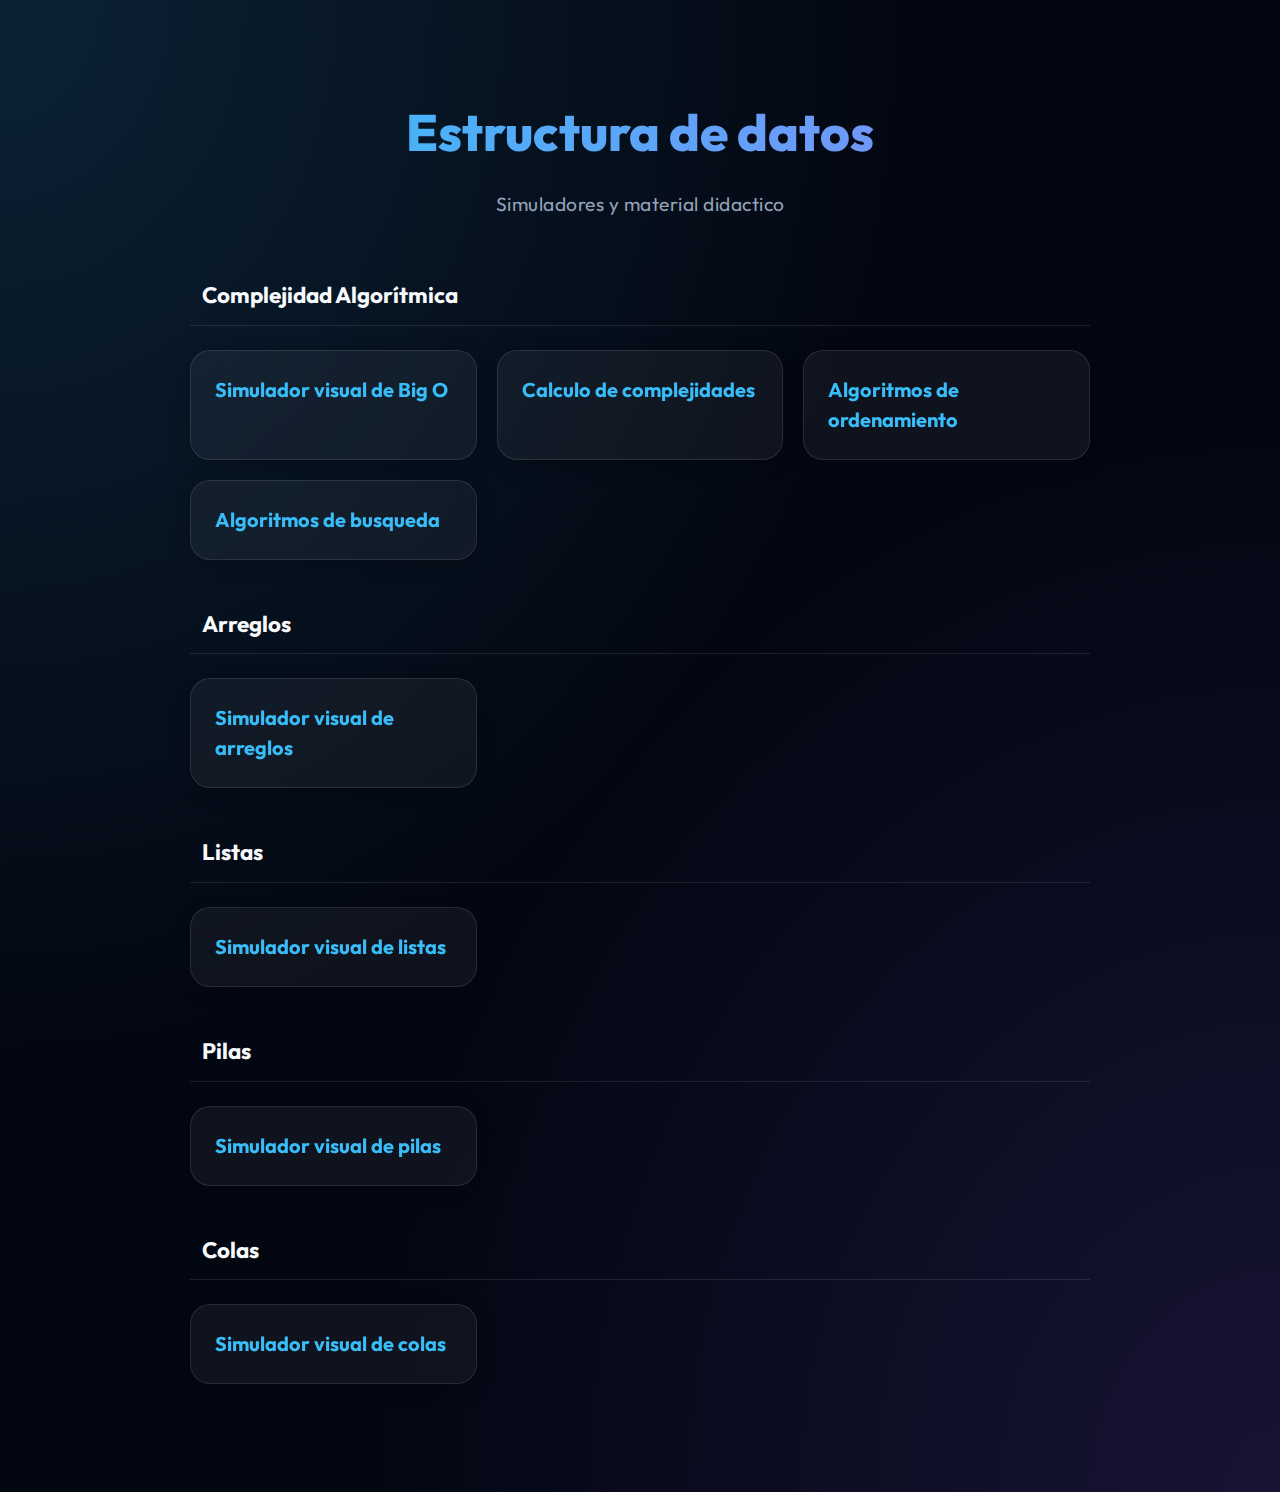
<file: proyectos/index.html>
<!doctype html>
<html lang="es">

<head>
  <meta charset="utf-8" />
  <meta name="viewport" content="width=device-width,initial-scale=1" />
  <title>Indice de proyectos</title>
  <link rel="preconnect" href="https://fonts.googleapis.com">
  <link rel="preconnect" href="https://fonts.gstatic.com" crossorigin>
  <link href="https://fonts.googleapis.com/css2?family=Outfit:wght@400;700;800&display=swap" rel="stylesheet">
  <link rel="stylesheet" href="styles.css" />
</head>

<body>
  <main class="container">
    <header>
      <h1>Estructura de datos</h1>
      <p>Simuladores y material didactico</p>
    </header>

    <section class="topic-group">
      <h2><span class="icon"></span> Complejidad Algorítmica</h2>
      <div class="grid">
        <a href="01_complejidad_algoritmica/complejidades/index.html" class="card">
          <h3>Simulador visual de Big O</h3>
        </a>
        <a href="01_complejidad_algoritmica/calculo_complejidades/index.html" class="card">
          <h3>Calculo de complejidades</h3>
        </a>
        <a href="01_complejidad_algoritmica/algoritmos/sorting.html" class="card">
          <h3>Algoritmos de ordenamiento</h3>
        </a>
        <a href="01_complejidad_algoritmica/algoritmos/searching.html" class="card">
          <h3>Algoritmos de busqueda</h3>
        </a>
      </div>
    </section>
    <section class="topic-group">
      <h2><span class="icon"></span> Arreglos</h2>
      <div class="grid">
        <a href="03_arreglos/index.html" class="card">
          <h3>Simulador visual de arreglos</h3>
        </a>
      </div>
    </section>
    <section class="topic-group">
      <h2><span class="icon"></span> Listas</h2>
      <div class="grid">
        <a href="04_listas/index.html" class="card">
          <h3>Simulador visual de listas</h3>
        </a>
      </div>
    </section>
    <section class="topic-group">
      <h2><span class="icon"></span> Pilas</h2>
      <div class="grid">
        <a href="05_pilas/index.html" class="card">
          <h3>Simulador visual de pilas</h3>
        </a>
      </div>
    </section>
    <section class="topic-group">
      <h2><span class="icon"></span> Colas</h2>
      <div class="grid">
        <a href="06_colas/index.html" class="card">
          <h3>Simulador visual de colas</h3>
        </a>
      </div>
    </section>
  </main>
</body>

</html>
</file>
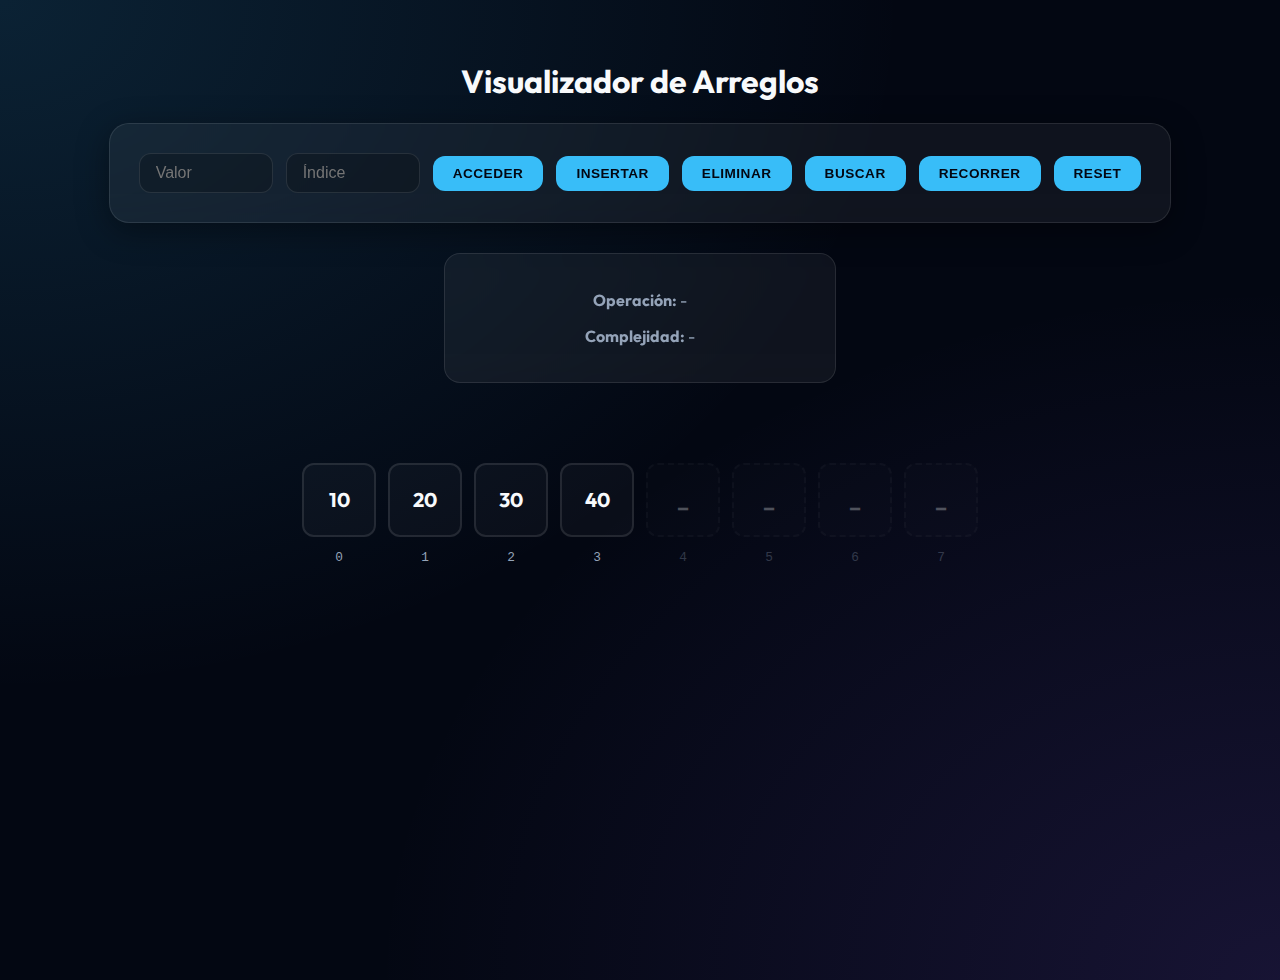
<file: proyectos/03_arreglos/index.html>
<!DOCTYPE html>
<html lang="es">

<head>
  <meta charset="UTF-8" />
  <link rel="preconnect" href="https://fonts.googleapis.com">
  <link rel="preconnect" href="https://fonts.gstatic.com" crossorigin>
  <link href="https://fonts.googleapis.com/css2?family=Outfit:wght@400;700;800&display=swap" rel="stylesheet">
  <link rel="stylesheet" href="style.css" />
</head>

<body>

  <h1>Visualizador de Arreglos</h1>

  <div class="controls">
    <input type="number" id="valueInput" placeholder="Valor" />
    <input type="number" id="indexInput" placeholder="Índice" />

    <button onclick="accessElement()">Acceder</button>
    <button onclick="insertElement()">Insertar</button>
    <button onclick="removeElement()">Eliminar</button>
    <button onclick="linearSearch()">Buscar</button>
    <button onclick="traverseArray()">Recorrer</button>
    <button onclick="resetArray()">Reset</button>
  </div>

  <div class="info-panel">
    <p><strong>Operación:</strong> <span id="operation">-</span></p>
    <p><strong>Complejidad:</strong> <span id="complexity">-</span></p>
    <p id="info"></p>
  </div>

  <div class="array-container" id="arrayContainer"></div>

  <script src="array.js"></script>
</body>

</html>
</file>
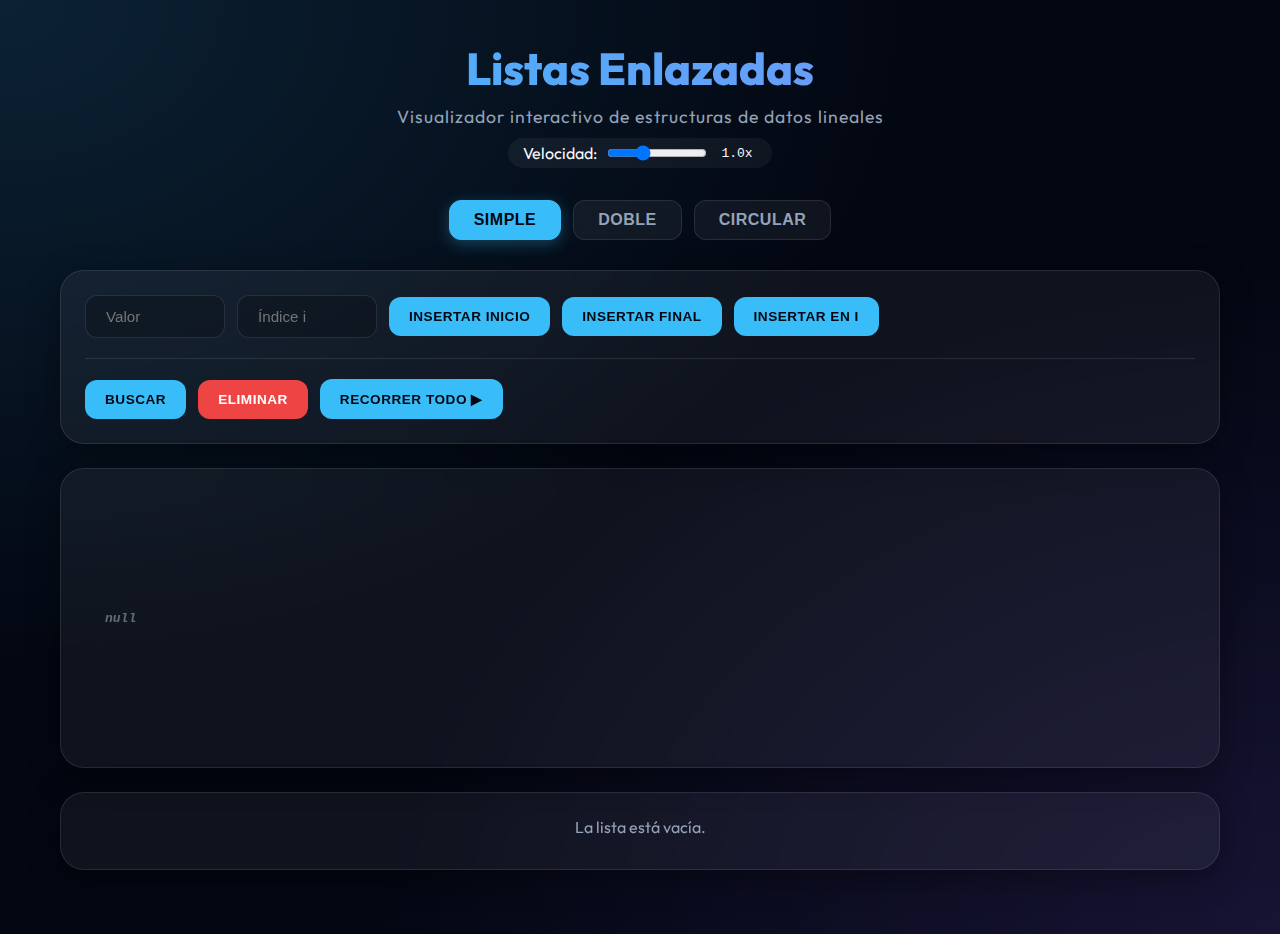
<file: proyectos/04_listas/index.html>
<!DOCTYPE html>
<html lang="es">

<head>
  <meta charset="UTF-8" />
  <meta name="viewport" content="width=device-width, initial-scale=1.0" />
  <title>Estructuras de Datos — Listas</title>
  <link rel="stylesheet" href="styles.css" />
  <link rel="preconnect" href="https://fonts.googleapis.com">
  <link rel="preconnect" href="https://fonts.gstatic.com" crossorigin>
  <link href="https://fonts.googleapis.com/css2?family=Outfit:wght@400;600;700&display=swap" rel="stylesheet">
</head>

<body>

  <main class="container">
    <header>
      <h1>Listas Enlazadas</h1>
      <p class="subtitle">Visualizador interactivo de estructuras de datos lineales</p>

      <div class="speed-control-header">
        <label for="speedSlider">Velocidad:</label>
        <input type="range" id="speedSlider" min="0.5" max="2" step="0.1" value="1" />
        <span id="speedValue">1.0x</span>
      </div>
    </header>

    <!-- Tab Navigation -->
    <nav class="tabs">
      <button class="tab-btn active" data-target="section-singly">Simple</button>
      <button class="tab-btn" data-target="section-doubly">Doble</button>
      <button class="tab-btn" data-target="section-circular">Circular</button>
    </nav>

    <section id="section-singly" class="section active">
      <div class="glass-panel">

        <div class="controls-group">
          <div class="input-wrapper">
            <input type="number" id="valueInput" placeholder="Valor" />
          </div>
          <div class="input-wrapper">
            <input type="number" id="indexInput" placeholder="Índice i" />
          </div>
          <button id="insertStart">Insertar Inicio</button>
          <button id="insertEnd">Insertar Final</button>
          <button id="insertAtBtn">Insertar en i</button>
        </div>

        <div class="controls-group">
          <button id="searchBtn">Buscar</button>
          <button id="removeBtn" class="danger">Eliminar</button>
          <button id="traverse">Recorrer Todo ▶</button>
        </div>

      </div>

      <div class="glass-panel">
        <div id="canvas" class="canvas-container"></div>
      </div>

      <div class="glass-panel explanation-box">
        <div>
          <span id="explanation">La lista está vacía.</span>
          <span id="steps" class="step-counter"></span>
        </div>
      </div>
    </section>

    <section id="section-doubly" class="section">
      <div class="glass-panel">
        <div class="controls-group">
          <input id="valueInputDL" type="number" placeholder="Valor" />
          <input id="indexInputDL" type="number" placeholder="Índice i" />
          <button id="insertBeginDL">Insertar Inicio</button>
          <button id="insertEndDL">Insertar Final</button>
          <button id="insertAtDL">Insertar en i</button>
        </div>
        <div class="controls-group">
          <button id="searchDL">Buscar</button>
          <button id="removeDL" class="danger">Eliminar</button>
          <button id="forward">Recorrer →</button>
          <button id="backward">Recorrer ←</button>
        </div>
      </div>

      <div class="glass-panel">
        <div id="canvasdll" class="canvas-container"></div>
      </div>

      <div class="glass-panel explanation-box">
        <div id="explanationDL"></div>
      </div>
    </section>

    <section id="section-circular" class="section">
      <div class="glass-panel">
        <div class="controls-group">
          <input id="valueCircular" type="number" placeholder="Valor" />
          <input id="indexCircular" type="number" placeholder="Índice i" />
          <button id="insertStartCircular">Insertar Inicio</button>
          <button id="insertEndCircular">Insertar Final</button>
          <button id="insertAtCircular">Insertar en i</button>
        </div>
        <div class="controls-group">
          <button id="searchCircular">Buscar</button>
          <button id="removeCircular" class="danger">Eliminar</button>
          <button id="nextTurn">Simular Turnos</button>
        </div>
      </div>

      <div class="glass-panel">
        <div class="canvas-wrapper-circular">
          <svg id="circularArrow" viewBox="0 0 1000 200" preserveAspectRatio="none"
            style="position:absolute; width:100%; height:100%; pointer-events:none; z-index:1;">
            <defs>
              <marker id="arrowhead" markerWidth="10" markerHeight="7" refX="10" refY="3.5" orient="auto">
                <polygon points="0 0, 10 3.5, 0 7" fill="#38bdf8" />
              </marker>
            </defs>
            <path id="circularPath" stroke="#38bdf8" stroke-width="2" fill="none" marker-end="url(#arrowhead)" />
          </svg>
          <div id="canvasCircular" class="canvas-container" style="position:relative; z-index:2;"></div>
        </div>
      </div>

      <div class="glass-panel explanation-box">
        <div>
          <div id="explanationCircular"></div>
          <div id="stepsCircular" class="step-counter"></div>
        </div>
      </div>
    </section>

  </main>

  <script type="module" src="js/core/Node.js"></script>
  <script type="module" src="js/core/DoubleLinkedNode.js"></script>
  <script type="module" src="js/core/LinkedList.js"></script>
  <script type="module" src="js/core/DoubleLinkedList.js"></script>
  <script type="module" src="js/core/CircularList.js"></script>

  <script type="module" src="js/render/renderer.js"></script>
  <script type="module" src="js/render/renderer_double_linked_list.js"></script>
  <script type="module" src="js/render/renderer_circular_list.js"></script>

  <script type="module" src="js/main.js"></script>
  <script type="module" src="js/sections/singly_linked.js"></script>
  <script type="module" src="js/sections/doubly_linked.js"></script>
  <script type="module" src="js/sections/circular_linked.js"></script>

  <script>
    const tabs = document.querySelectorAll('.tab-btn');
    const sections = document.querySelectorAll('.section');

    tabs.forEach(tab => {
      tab.addEventListener('click', () => {
        tabs.forEach(t => t.classList.remove('active'));
        sections.forEach(s => s.classList.remove('active'));

        tab.classList.add('active');
        const targetId = tab.getAttribute('data-target');
        document.getElementById(targetId).classList.add('active');

        // Trigger resize events if needed for canvas/arrows
        window.dispatchEvent(new Event('resize'));
      });
    });
  </script>

</body>

</html>
</file>
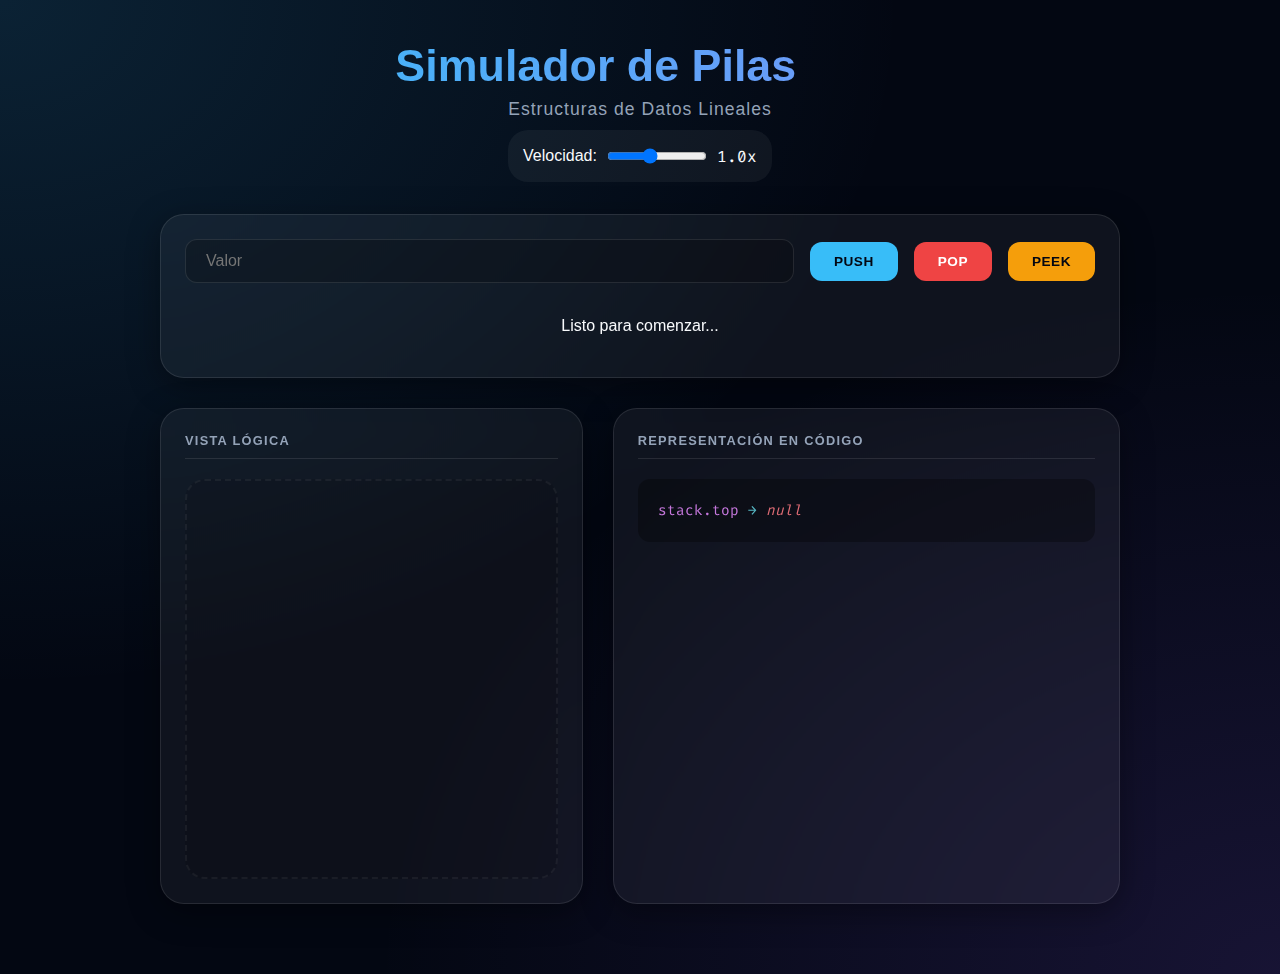
<file: proyectos/05_pilas/index.html>
<!DOCTYPE html>
<html lang="es">

<head>
    <meta charset="UTF-8" />
    <meta name="viewport" content="width=device-width, initial-scale=1.0" />
    <title>Simulador de Pilas | Estructuras de Datos</title>
    <link rel="preconnect" href="https://fonts.googleapis.com">
    <link rel="preconnect" href="https://fonts.gstatic.com" crossorigin>
    <link
        href="https://fonts.googleapis.com/css2?family=Inter:wght@300;400;600&family=Fira+Code:wght@400;500&display=swap"
        rel="stylesheet">
    <link rel="stylesheet" href="styles.css" />
</head>

<body>
    <div class="glass-bg"></div>

    <div class="container">
        <header>
            <h1>Simulador de Pilas <span>(Stack)</span></h1>
            <p class="subtitle">Estructuras de Datos Lineales</p>
            <div class="speed-control-header">
                <label for="speedSlider">Velocidad:</label>
                <input type="range" id="speedSlider" min="0.5" max="2" step="0.1" value="1" />
                <span id="speedValue">1.0x</span>
            </div>
        </header>

        <section class="glass-panel">
            <div class="controls-grid">
                <input type="number" id="valueInput" placeholder="Valor" />
                <button id="pushBtn" class="btn-primary">Push</button>
                <button id="popBtn" class="btn-danger">Pop</button>
                <button id="peekBtn" class="btn-warning">Peek</button>
            </div>
            <div class="explanation-box">
                <p id="explanation">Listo para comenzar...</p>
                <span id="stepCounter" class="step-counter"></span>
            </div>
        </section>

        <main class="visualizer">
            <div class="glass-panel stack-section">
                <h3>Vista Lógica</h3>
                <div id="stack-container">
                    <div id="stack"></div>
                </div>
            </div>
            <div class="glass-panel representation-section">
                <h3>Representación en Código</h3>
                <div id="references" class="code-block"></div>
            </div>
        </main>
    </div>


    <script src="script.js"></script>
</body>

</html>
</file>
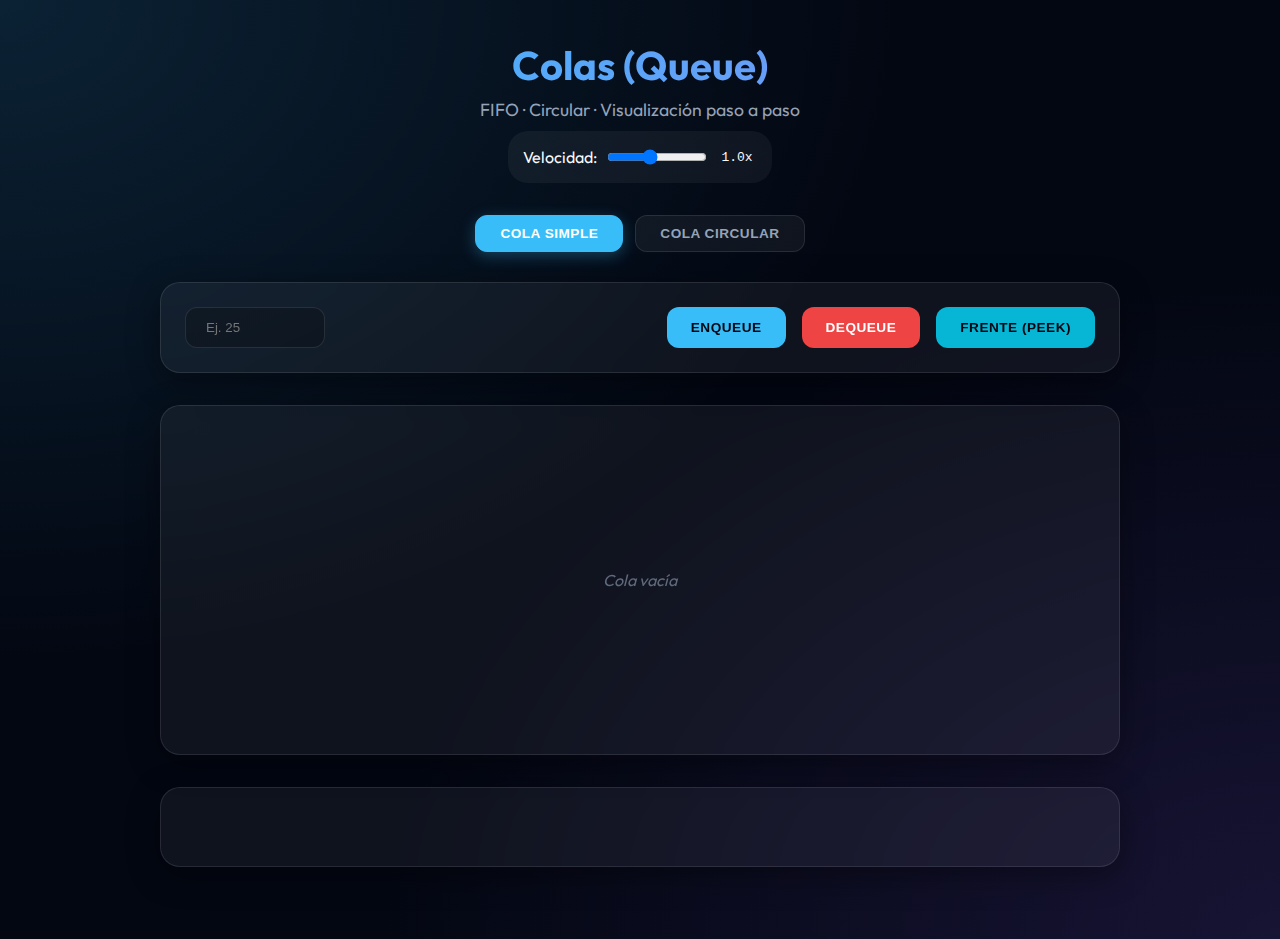
<file: proyectos/06_colas/index.html>
<!DOCTYPE html>
<html lang="es">

<head>
    <meta charset="UTF-8" />
    <title>Simulador de Colas</title>
    <link rel="stylesheet" href="styles.css" />
    <link href="https://fonts.googleapis.com/css2?family=Outfit:wght@400;600;700&display=swap" rel="stylesheet">
</head>

<body>
    <main class="container">
        <header>
            <h1>Colas (Queue)</h1>
            <p class="subtitle">FIFO · Circular · Visualización paso a paso</p>
            <div class="speed-control-header">
                <label for="speedSlider">Velocidad:</label>
                <input type="range" id="speedSlider" min="0.5" max="2" step="0.1" value="1" />
                <span id="speedValue">1.0x</span>
            </div>
        </header>

        <div class="tabs">
            <button class="tab-btn active" data-target="simple">Cola Simple</button>
            <button class="tab-btn" data-target="circular">Cola Circular</button>
        </div>

        <!-- COLA SIMPLE -->
        <section id="simple" class="section active">
            <div class="glass-panel controls-grid">
                <input type="number" id="valueSimple" placeholder="Ej. 25">
                <button id="enqueueSimple" class="btn-primary">Enqueue</button>
                <button id="dequeueSimple" class="btn-danger">Dequeue</button>
                <button id="peekSimple" class="btn-info">Frente (Peek)</button>
            </div>

            <div class="glass-panel">
                <div id="canvasSimple" class="canvas-container"></div>
            </div>

            <div class="glass-panel explanation-box">
                <div>
                    <div id="explanationSimple"></div>
                    <div id="stepsSimple" class="step-counter"></div>
                </div>
            </div>
        </section>

        <!-- COLA CIRCULAR -->
        <section id="circular" class="section">
            <div class="glass-panel controls-grid">
                <input type="number" id="valueCircular" placeholder="Ej. 99">
                <button id="enqueueCircular" class="btn-primary">Enqueue</button>
                <button id="dequeueCircular" class="btn-danger">Dequeue</button>
                <button id="peekCircular" class="btn-info">Frente (Peek)</button>
            </div>

            <div class="glass-panel">
                <div id="canvasCircular" class="canvas-container"></div>
            </div>

            <div class="glass-panel explanation-box">
                <div>
                    <div id="explanationCircular"></div>
                    <div id="stepsCircular" class="step-counter"></div>
                </div>
            </div>
        </section>
    </main>

    <script type="module" src="js/sections/queue_section.js"></script>

    <script>
        const tabs = document.querySelectorAll(".tab-btn");
        const sections = document.querySelectorAll(".section");

        tabs.forEach(btn => {
            btn.onclick = () => {
                tabs.forEach(b => b.classList.remove("active"));
                sections.forEach(s => s.classList.remove("active"));
                btn.classList.add("active");
                document.getElementById(btn.dataset.target).classList.add("active");
            };
        });
    </script>
</body>

</html>
</file>
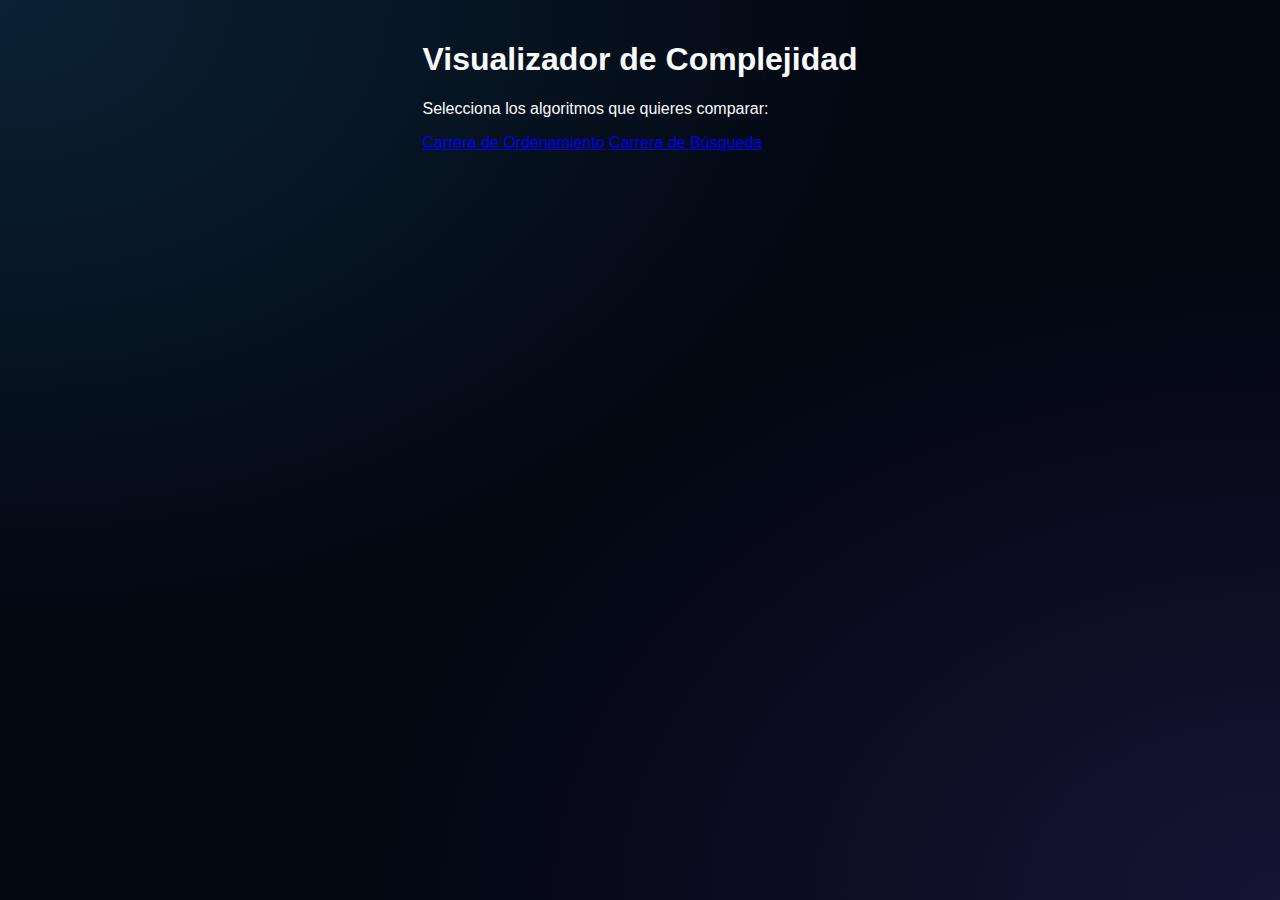
<file: proyectos/01_complejidad_algoritmica/algoritmos/index.html>
<!doctype html>
<html lang="es">
<head>
  <meta charset="utf-8" />
  <meta name="viewport" content="width=device-width,initial-scale=1" />
  <title>Complejidad de algoritmos</title>
  <link rel="stylesheet" href="styles.css" />
</head>
<body>
  <div class="menu-container">
    <h1>Visualizador de Complejidad</h1>
    <p>Selecciona los algoritmos que quieres comparar:</p>
    <a href="sorting.html">Carrera de Ordenamiento</a>
    <a href="searching.html">Carrera de Búsqueda</a>
  </div>
</body>
</html>
</file>
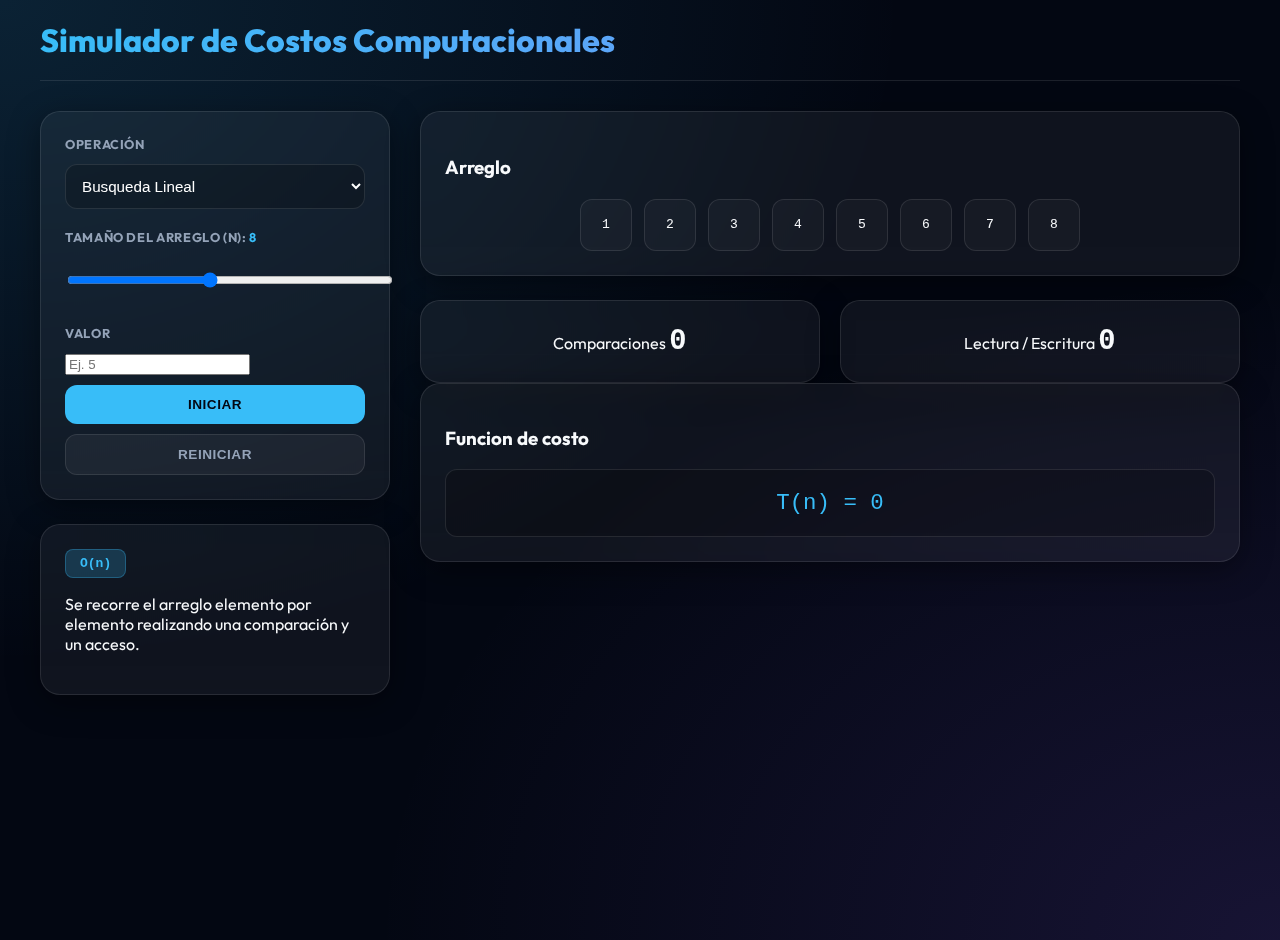
<file: proyectos/01_complejidad_algoritmica/calculo_complejidades/index.html>
<!DOCTYPE html>
<html lang="es">

<head>
    <meta charset="UTF-8">
    <link rel="preconnect" href="https://fonts.googleapis.com">
    <link rel="preconnect" href="https://fonts.gstatic.com" crossorigin>
    <link href="https://fonts.googleapis.com/css2?family=Outfit:wght@400;700;800&display=swap" rel="stylesheet">
    <link rel="stylesheet" href="styles.css">
</head>

<body>

    <div class="app-container">

        <header>
            <h1>Simulador de <span class="highlight">Costos Computacionales</span></h1>
        </header>

        <div class="dashboard">

            <div>
                <div class="card">
                    <label>Operación</label>
                    <select id="operation">
                        <optgroup label="Busqueda">
                            <option value="linear">Busqueda Lineal</option>
                            <option value="binary">Busqueda Binaria</option>
                        </optgroup>
                        <optgroup label="Arreglos">
                            <option value="insert-start">Insertar al inicio</option>
                            <option value="insert-end">Insertar al final</option>
                            <option value="delete-start">Eliminar al inicio</option>
                        </optgroup>
                    </select>

                    <label style="margin-top:20px;">Tamaño del arreglo (n): <span id="sizeValue"
                            class="highlight">8</span></label>
                    <input type="range" id="size" min="5" max="12" value="8">

                    <label style="margin-top:20px;">Valor</label>
                    <input type="number" id="valueInput" placeholder="Ej. 5">

                    <button id="start">Iniciar</button>
                    <button id="reset" class="secondary">Reiniciar</button>
                </div>

                <div class="card info-card">
                    <span class="complexity-badge" id="bigO">O(n)</span>
                    <p id="description"></p>
                </div>
            </div>

            <div>
                <div class="card">
                    <h3>Arreglo</h3>
                    <div id="array" class="array"></div>
                </div>

                <div class="stats-row">
                    <div class="stat-box">
                        <span class="label">Comparaciones</span>
                        <span class="value" id="comparisons">0</span>
                    </div>
                    <div class="stat-box">
                        <span class="label">Lectura / Escritura</span>
                        <span class="value" id="accesses">0</span>
                    </div>
                </div>

                <div class="card">
                    <h3>Funcion de costo</h3>
                    <div class="cost-function" id="costFn">T(n) = 0</div>
                </div>
            </div>

        </div>
    </div>

    <script src="script.js"></script>
</body>

</html>
</file>
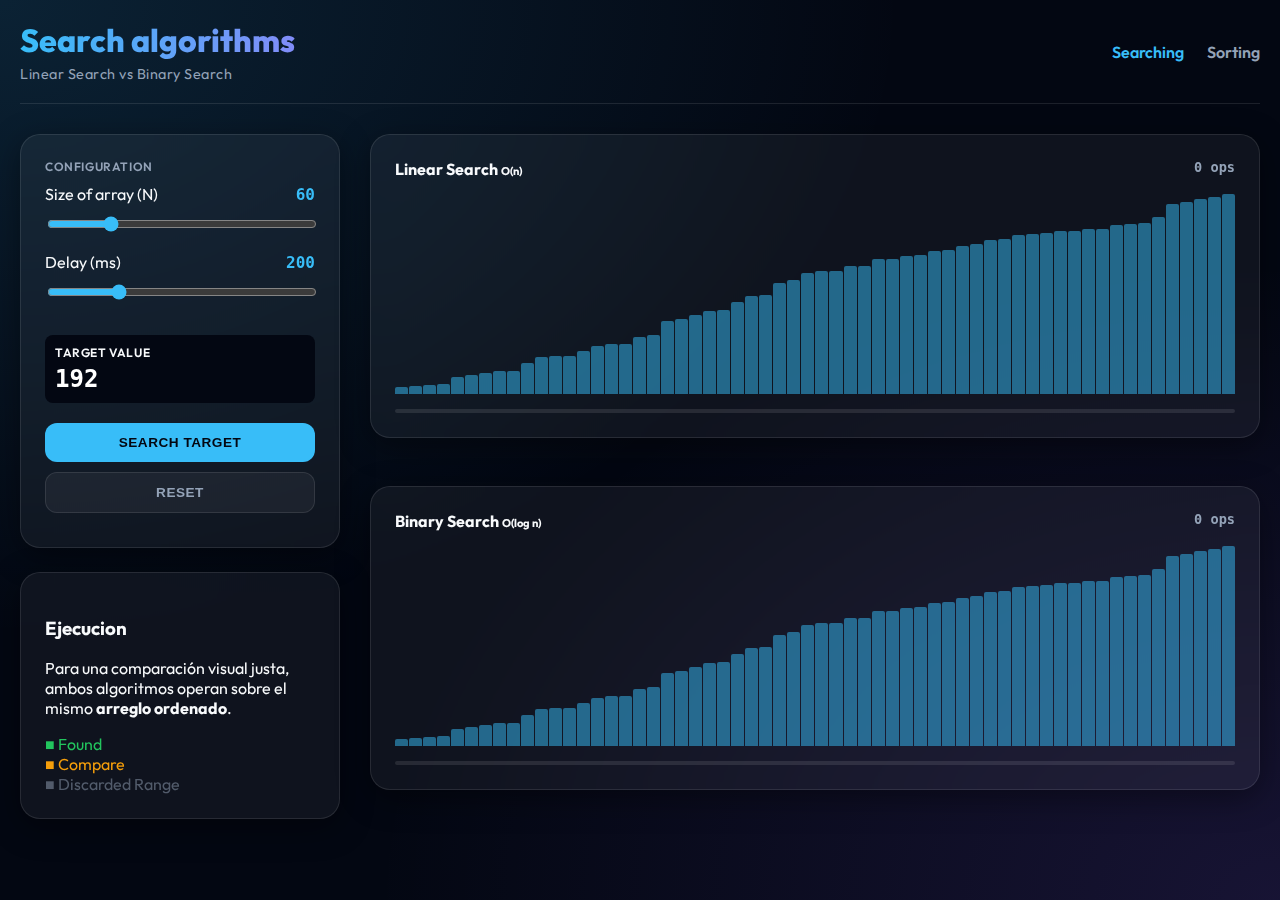
<file: proyectos/01_complejidad_algoritmica/algoritmos/searching.html>
<!doctype html>
<html lang="es">

<head>
  <meta charset="utf-8" />
  <meta name="viewport" content="width=device-width,initial-scale=1" />
  <link rel="preconnect" href="https://fonts.googleapis.com">
  <link rel="preconnect" href="https://fonts.gstatic.com" crossorigin>
  <link href="https://fonts.googleapis.com/css2?family=Outfit:wght@400;700;800&display=swap" rel="stylesheet">
  <link rel="stylesheet" href="styles.css" />
</head>

<body>

  <div class="app-container">
    <header>
      <div>
        <h1><span class="highlight">Search</span> algorithms</h1>
        <p class="subtitle">Linear Search vs Binary Search</p>
      </div>
      <nav>
        <a href="searching.html" class="active">Searching</a>
        <a href="sorting.html">Sorting</a>
      </nav>
    </header>

    <div class="dashboard">
      <aside>
        <div class="card">
          <label>Configuration</label>

          <div class="slider-header">
            <span>Size of array (N)</span>
            <span id="sizeVal" class="mono-value">60</span>
          </div>
          <input id="sizeSlider" type="range" min="20" max="200" value="60" />

          <div class="slider-header">
            <span>Delay (ms)</span>
            <span id="speedVal" class="mono-value">200</span>
          </div>
          <input id="speedSlider" type="range" min="100" max="500" value="200" />

          <div
            style="background:var(--bg-main); padding:10px; border-radius:8px; margin: 15px 0; border:1px solid var(--accent);">
            <label style="margin-bottom:5px; color:var(--accent);">Target Value</label>
            <div id="targetDisplay" class="mono-value" style="font-size:1.5rem; color: white;">?</div>
          </div>

          <div style="margin-top: 20px;">
            <button id="btnStart">Search target</button>
            <button id="btnReset" class="secondary">Reset</button>
          </div>
        </div>

        <div class="card info-card">
          <h3>Ejecucion</h3>
          <p>Para una comparación visual justa, ambos algoritmos operan sobre el mismo <strong>arreglo
              ordenado</strong>.</p>
          <div style="margin-top:10px">
            <div style="color:var(--success)">■ Found</div>
            <div style="color:var(--warning)">■ Compare</div>
            <div style="color:var(--text-secondary); opacity:0.5">■ Discarded Range</div>
          </div>
        </div>
      </aside>

      <main class="algorithms-grid" style="grid-template-columns: 1fr;">
        <div class="algo-card">
          <div class="algo-header">
            <span>Linear Search <span class="complexity-badge" style="font-size:0.7em">O(n)</span></span>
            <span id="stats-linear" class="algo-ops">0 ops</span>
          </div>
          <div id="chart-linear" class="chart-container"></div>
          <div class="progress-bg">
            <div id="prog-linear" class="progress-fill"></div>
          </div>
        </div>

        <div class="algo-card">
          <div class="algo-header">
            <span>Binary Search <span class="complexity-badge" style="font-size:0.7em">O(log n)</span></span>
            <span id="stats-binary" class="algo-ops">0 ops</span>
          </div>
          <div id="chart-binary" class="chart-container"></div>
          <div class="progress-bg">
            <div id="prog-binary" class="progress-fill"></div>
          </div>
        </div>

      </main>
    </div>
  </div>

  <script type="module" src="js/searching.js"></script>
</body>

</html>
</file>
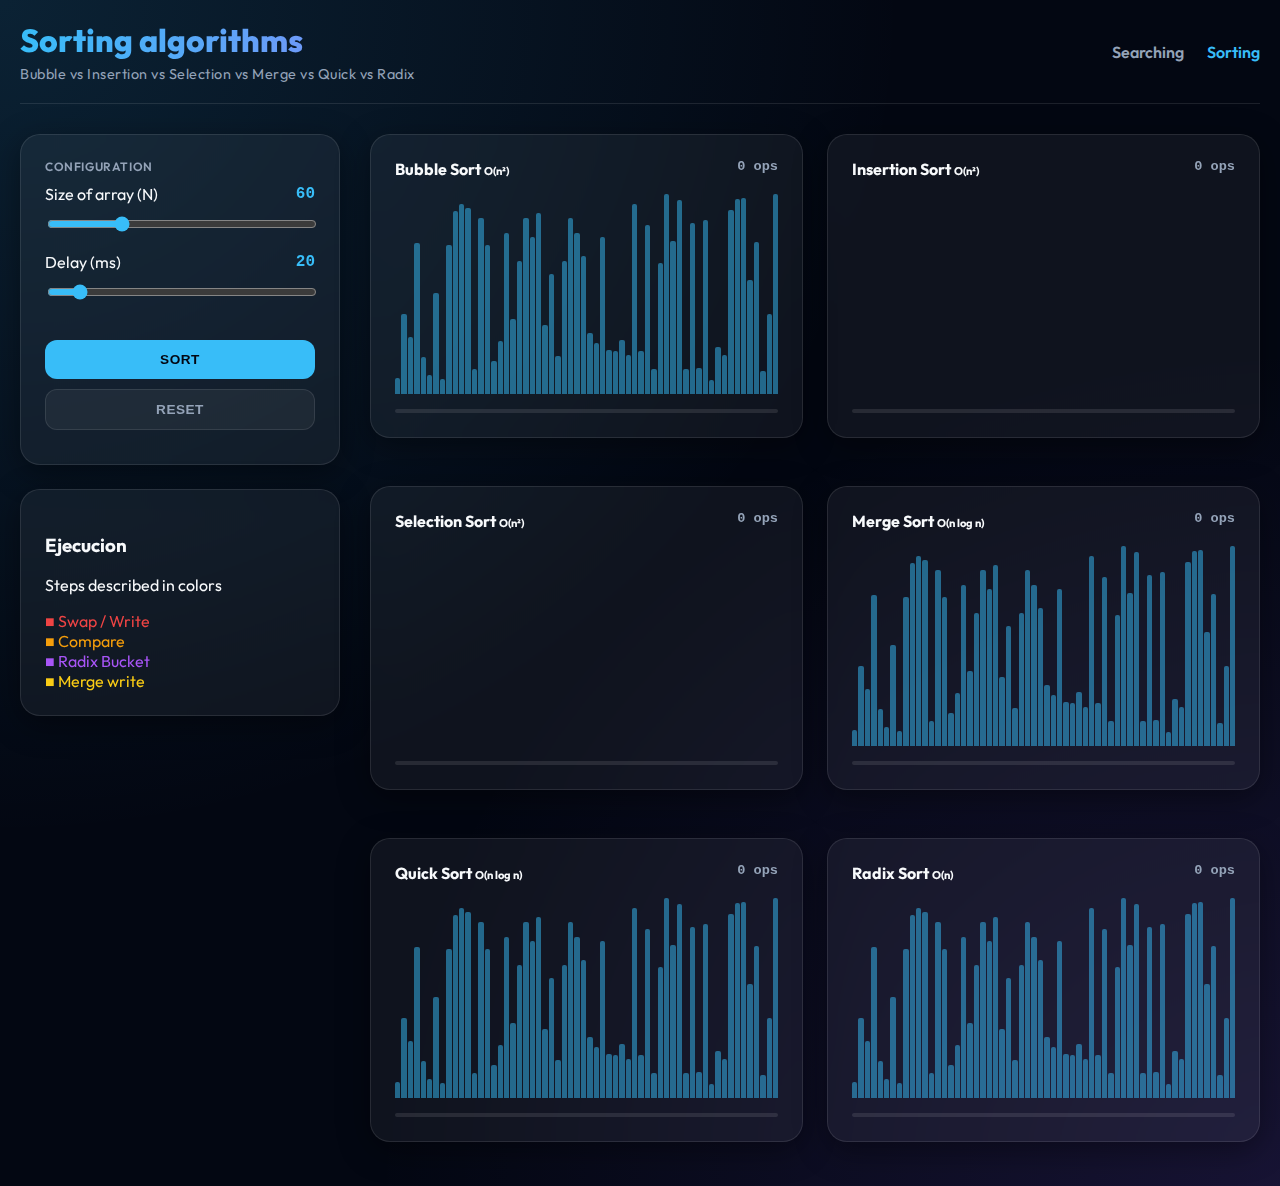
<file: proyectos/01_complejidad_algoritmica/algoritmos/sorting.html>
<!doctype html>
<html lang="es">

<head>
  <meta charset="utf-8" />
  <meta name="viewport" content="width=device-width,initial-scale=1" />
  <link rel="preconnect" href="https://fonts.googleapis.com">
  <link rel="preconnect" href="https://fonts.gstatic.com" crossorigin>
  <link href="https://fonts.googleapis.com/css2?family=Outfit:wght@400;700;800&display=swap" rel="stylesheet">
  <link rel="stylesheet" href="styles.css" />
</head>

<body>

  <div class="app-container">
    <header>
      <div>
        <h1><span class="highlight">Sorting</span> algorithms</h1>
        <p class="subtitle">Bubble vs Insertion vs Selection vs Merge vs Quick vs Radix</p>
      </div>
      <nav>
        <a href="searching.html">Searching</a>
        <a href="sorting.html" class="active">Sorting</a>
      </nav>
    </header>

    <div class="dashboard">
      <aside>
        <div class="card">
          <label>Configuration</label>

          <div class="slider-header">
            <span>Size of array (N)</span>
            <span id="sizeVal" class="mono-value">60</span>
          </div>
          <input id="sizeSlider" type="range" min="10" max="200" value="60" />

          <div class="slider-header">
            <span>Delay (ms)</span>
            <span id="speedVal" class="mono-value">20</span>
          </div>
          <input id="speedSlider" type="range" min="0" max="200" value="20" />
          <div style="margin-top: 20px;">
            <button id="btnStart">Sort</button>
            <button id="btnReset" class="secondary">Reset</button>
          </div>
        </div>

        <div class="card info-card">
          <h3>Ejecucion</h3>
          <p>Steps described in colors</p>
          <div style="margin-top:10px">
            <div style="color:var(--danger)">■ Swap / Write</div>
            <div style="color:var(--warning)">■ Compare</div>
            <div style="color:var(--purple)">■ Radix Bucket</div>
            <div style="color:var(--yellow)">■ Merge write</div>
          </div>
        </div>
      </aside>

      <main class="algorithms-grid">

        <div class="algo-card">
          <div class="algo-header">
            <span>Bubble Sort <span class="complexity-badge" style="font-size:0.7em">O(n²)</span></span>
            <span id="stats-bubble" class="algo-ops">0 ops</span>
          </div>
          <div id="chart-bubble" class="chart-container"></div>
          <div class="progress-bg">
            <div id="prog-bubble" class="progress-fill"></div>
          </div>
        </div>

        <div class="algo-card">
          <div class="algo-header">
            <span>Insertion Sort <span class="complexity-badge" style="font-size:0.7em">O(n²)</span></span>
            <span id="stats-insertion" class="algo-ops">0 ops</span>
          </div>
          <div id="chart-insertion" class="chart-container"></div>
          <div class="progress-bg">
            <div id="prog-insertion" class="progress-fill"></div>
          </div>
        </div>

        <div class="algo-card">
          <div class="algo-header">
            <span>Selection Sort <span class="complexity-badge" style="font-size:0.7em">O(n²)</span></span>
            <span id="stats-selection" class="algo-ops">0 ops</span>
          </div>
          <div id="chart-selection" class="chart-container"></div>
          <div class="progress-bg">
            <div id="prog-selection" class="progress-fill"></div>
          </div>
        </div>

        <div class="algo-card">
          <div class="algo-header">
            <span>Merge Sort <span class="complexity-badge" style="font-size:0.7em">O(n log n)</span></span>
            <span id="stats-merge" class="algo-ops">0 ops</span>
          </div>
          <div id="chart-merge" class="chart-container"></div>
          <div class="progress-bg">
            <div id="prog-merge" class="progress-fill"></div>
          </div>
        </div>

        <div class="algo-card">
          <div class="algo-header">
            <span>Quick Sort <span class="complexity-badge" style="font-size:0.7em">O(n log n)</span></span>
            <span id="stats-quick" class="algo-ops">0 ops</span>
          </div>
          <div id="chart-quick" class="chart-container"></div>
          <div class="progress-bg">
            <div id="prog-quick" class="progress-fill"></div>
          </div>
        </div>

        <div class="algo-card">
          <div class="algo-header">
            <span>Radix Sort <span class="complexity-badge" style="font-size:0.7em">O(n)</span></span>
            <span id="stats-radix" class="algo-ops">0 ops</span>
          </div>
          <div id="chart-radix" class="chart-container"></div>
          <div class="progress-bg">
            <div id="prog-radix" class="progress-fill"></div>
          </div>
        </div>

      </main>
    </div>
  </div>

  <script type="module" src="js/sorting.js"></script>
</body>

</html>
</file>
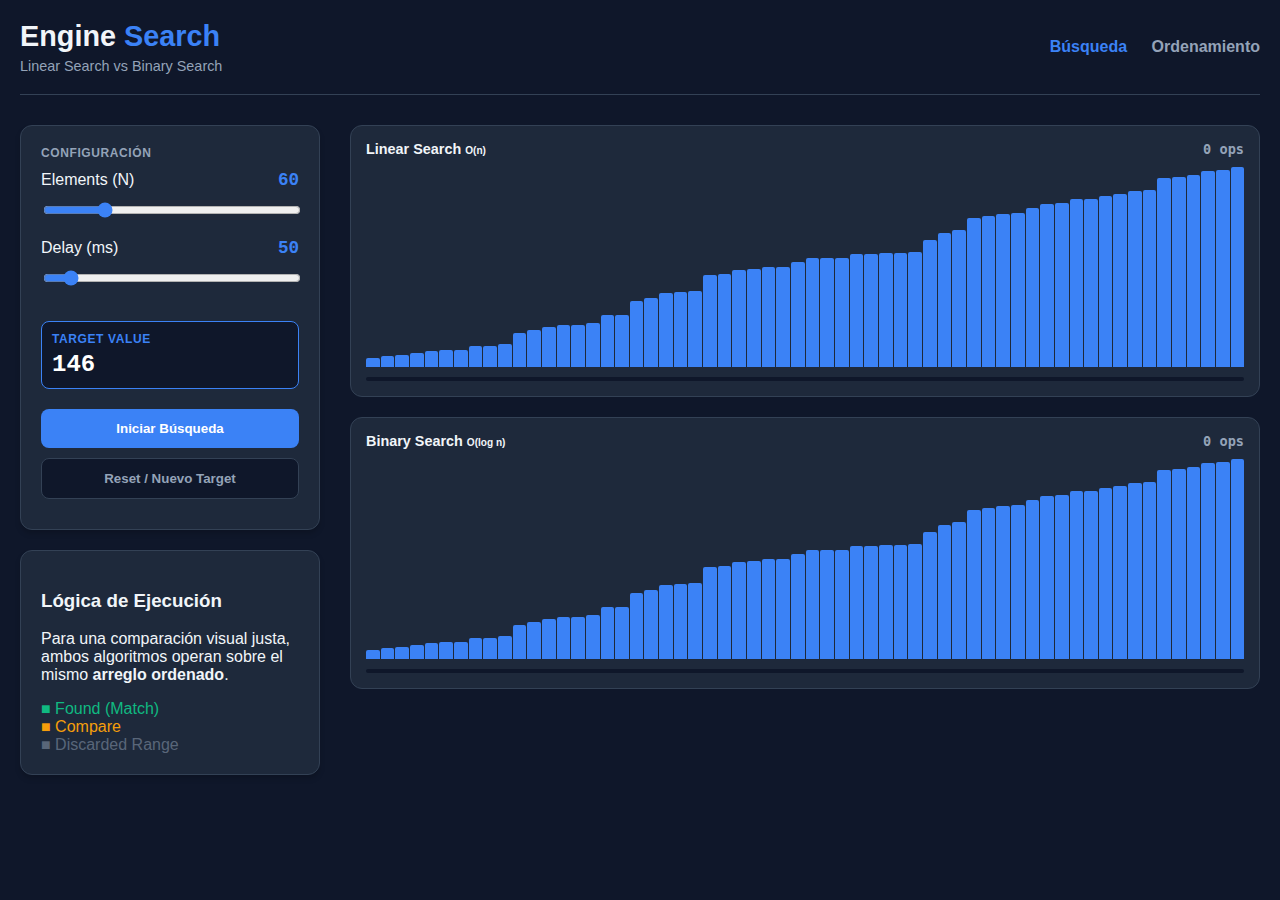
<file: proyectos/01_complejidad_algoritmica/visualizador/searching.html>
<!doctype html>
<html lang="es">
<head>
  <meta charset="utf-8" />
  <meta name="viewport" content="width=device-width,initial-scale=1" />
  <title>Search Engine - Execution Context</title>
  <link rel="stylesheet" href="styles.css" />
</head>
<body>

  <div class="app-container">
    <header>
      <div>
        <h1>Engine <span class="highlight">Search</span></h1>
        <p class="subtitle">Linear Search vs Binary Search</p>
      </div>
      <nav>
        <a href="searching.html" class="active">Búsqueda</a>
        <a href="sorting.html">Ordenamiento</a>
      </nav>
    </header>

    <div class="dashboard">
      <aside>
        <div class="card">
          <label>Configuración</label>
          
          <div class="slider-header">
            <span>Elements (N)</span>
            <span id="sizeVal" class="mono-value">60</span>
          </div>
          <input id="sizeSlider" type="range" min="20" max="200" value="60" />

          <div class="slider-header">
            <span>Delay (ms)</span>
            <span id="speedVal" class="mono-value">50</span>
          </div>
          <input id="speedSlider" type="range" min="10" max="500" value="50" />
          
          <div style="background:var(--bg-main); padding:10px; border-radius:8px; margin: 15px 0; border:1px solid var(--accent);">
            <label style="margin-bottom:5px; color:var(--accent);">Target Value</label>
            <div id="targetDisplay" class="mono-value" style="font-size:1.5rem; color: white;">?</div>
          </div>

          <div style="margin-top: 20px;">
            <button id="btnStart">Iniciar Búsqueda</button>
            <button id="btnReset" class="secondary">Reset / Nuevo Target</button>
          </div>
        </div>

        <div class="card info-card">
          <h3>Lógica de Ejecución</h3>
          <p>Para una comparación visual justa, ambos algoritmos operan sobre el mismo <strong>arreglo ordenado</strong>.</p>
          <div style="margin-top:10px">
            <div style="color:var(--success)">■ Found (Match)</div>
            <div style="color:var(--warning)">■ Compare</div>
            <div style="color:var(--text-secondary); opacity:0.5">■ Discarded Range</div>
          </div>
        </div>
      </aside>

      <main class="algorithms-grid" style="grid-template-columns: 1fr;"> <div class="algo-card">
          <div class="algo-header">
            <span>Linear Search <span class="complexity-badge" style="font-size:0.7em">O(n)</span></span>
            <span id="stats-linear" class="algo-ops">0 ops</span>
          </div>
          <div id="chart-linear" class="chart-container"></div>
          <div class="progress-bg"><div id="prog-linear" class="progress-fill"></div></div>
        </div>

        <div class="algo-card">
          <div class="algo-header">
            <span>Binary Search <span class="complexity-badge" style="font-size:0.7em">O(log n)</span></span>
            <span id="stats-binary" class="algo-ops">0 ops</span>
          </div>
          <div id="chart-binary" class="chart-container"></div>
          <div class="progress-bg"><div id="prog-binary" class="progress-fill"></div></div>
        </div>

      </main>
    </div>
  </div>

  <script type="module" src="js/searching.js"></script>
</body>
</html>
</file>
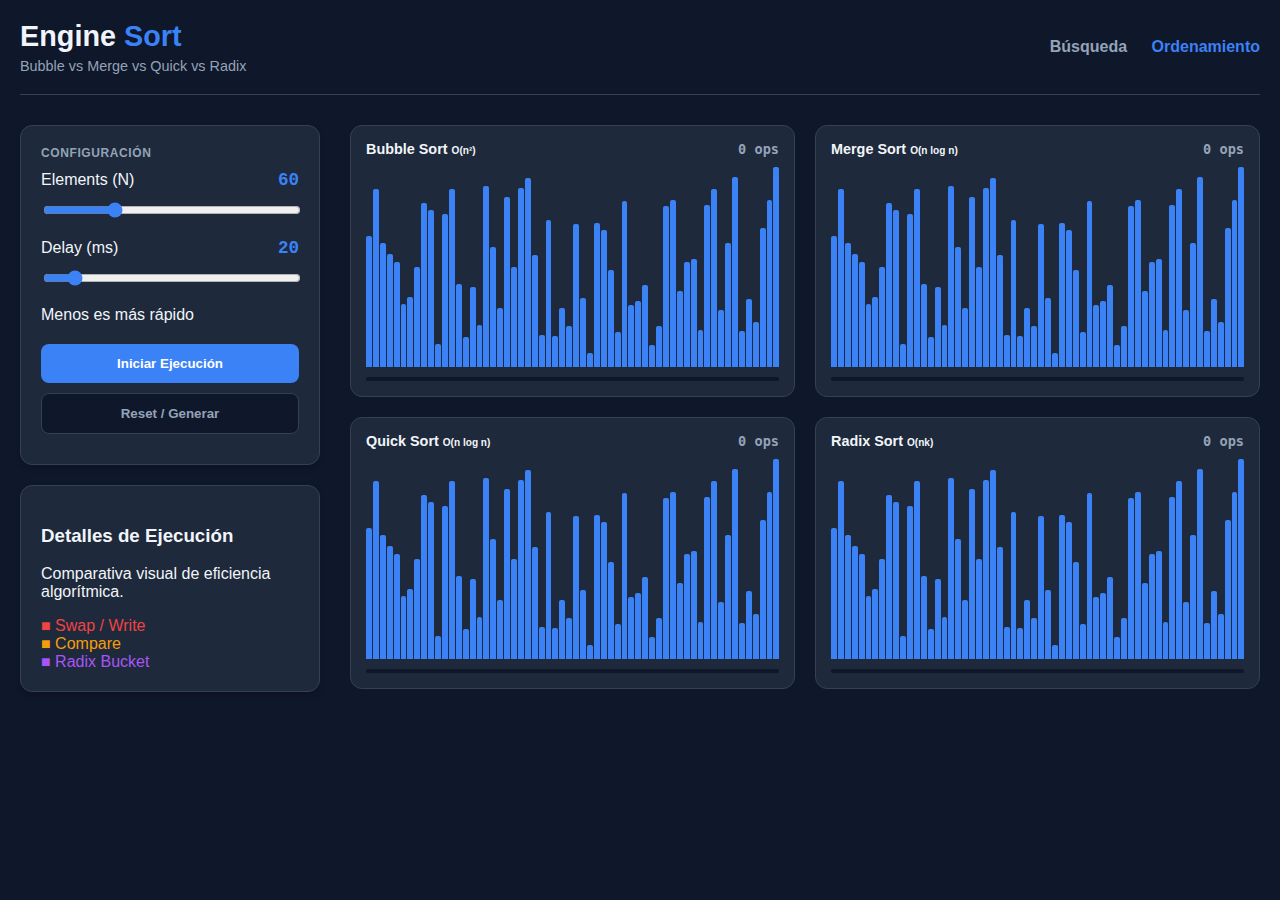
<file: proyectos/01_complejidad_algoritmica/visualizador/sorting.html>
<!doctype html>
<html lang="es">
<head>
  <meta charset="utf-8" />
  <meta name="viewport" content="width=device-width,initial-scale=1" />
  <title>Sorting Race - Execution Engine</title>
  <link rel="stylesheet" href="styles.css" />
</head>
<body>

  <div class="app-container">
    <header>
      <div>
        <h1>Engine <span class="highlight">Sort</span></h1>
        <p class="subtitle">Bubble vs Merge vs Quick vs Radix</p>
      </div>
      <nav>
        <a href="searching.html">Búsqueda</a>
        <a href="sorting.html" class="active">Ordenamiento</a>
      </nav>
    </header>

    <div class="dashboard">
      <aside>
        <div class="card">
          <label>Configuración</label>
          
          <div class="slider-header">
            <span>Elements (N)</span>
            <span id="sizeVal" class="mono-value">60</span>
          </div>
          <input id="sizeSlider" type="range" min="10" max="200" value="60" />

          <div class="slider-header">
            <span>Delay (ms)</span>
            <span id="speedVal" class="mono-value">20</span>
          </div>
          <input id="speedSlider" type="range" min="0" max="200" value="20" />
          <div class="slider-hint">Menos es más rápido</div>

          <div style="margin-top: 20px;">
            <button id="btnStart">Iniciar Ejecución</button>
            <button id="btnReset" class="secondary">Reset / Generar</button>
          </div>
        </div>

        <div class="card info-card">
          <h3>Detalles de Ejecución</h3>
          <p>Comparativa visual de eficiencia algorítmica.</p>
          <div style="margin-top:10px">
            <div style="color:var(--danger)">■ Swap / Write</div>
            <div style="color:var(--warning)">■ Compare</div>
            <div style="color:var(--purple)">■ Radix Bucket</div>
          </div>
        </div>
      </aside>

      <main class="algorithms-grid">
        
        <div class="algo-card">
          <div class="algo-header">
            <span>Bubble Sort <span class="complexity-badge" style="font-size:0.7em">O(n²)</span></span>
            <span id="stats-bubble" class="algo-ops">0 ops</span>
          </div>
          <div id="chart-bubble" class="chart-container"></div>
          <div class="progress-bg"><div id="prog-bubble" class="progress-fill"></div></div>
        </div>

        <div class="algo-card">
          <div class="algo-header">
            <span>Merge Sort <span class="complexity-badge" style="font-size:0.7em">O(n log n)</span></span>
            <span id="stats-merge" class="algo-ops">0 ops</span>
          </div>
          <div id="chart-merge" class="chart-container"></div>
          <div class="progress-bg"><div id="prog-merge" class="progress-fill"></div></div>
        </div>

        <div class="algo-card">
          <div class="algo-header">
            <span>Quick Sort <span class="complexity-badge" style="font-size:0.7em">O(n log n)</span></span>
            <span id="stats-quick" class="algo-ops">0 ops</span>
          </div>
          <div id="chart-quick" class="chart-container"></div>
          <div class="progress-bg"><div id="prog-quick" class="progress-fill"></div></div>
        </div>

        <div class="algo-card">
          <div class="algo-header">
            <span>Radix Sort <span class="complexity-badge" style="font-size:0.7em">O(nk)</span></span>
            <span id="stats-radix" class="algo-ops">0 ops</span>
          </div>
          <div id="chart-radix" class="chart-container"></div>
          <div class="progress-bg"><div id="prog-radix" class="progress-fill"></div></div>
        </div>

      </main>
    </div>
  </div>

  <script type="module" src="js/sorting.js"></script>
</body>
</html>
</file>
<file: proyectos/styles.css>
:root {
    --bg-main: #030712;
    --primary: #38bdf8;
    --success: #22c55e;
    --danger: #ef4444;
    --warning: #f59e0b;
    --info: #06b6d4;
    --glass-bg: rgba(255, 255, 255, 0.05);
    --glass-border: rgba(255, 255, 255, 0.1);
    --text-primary: #f8fafc;
    --text-secondary: #94a3b8;
}

body {
    font-family: 'Outfit', sans-serif;
    background-color: var(--bg-main);
    background-image:
        radial-gradient(at 0% 0%, rgba(56, 189, 248, 0.15) 0px, transparent 50%),
        radial-gradient(at 100% 100%, rgba(139, 92, 246, 0.15) 0px, transparent 50%);
    color: var(--text-primary);
    margin: 0;
    line-height: 1.5;
    min-height: 100vh;
}

.container {
    max-width: 900px;
    margin: 0 auto;
    padding: 60px 24px;
}

header {
    margin-bottom: 60px;
    text-align: center;
}

header h1 {
    font-size: 3.2rem;
    font-weight: 800;
    margin-bottom: 12px;
    background: linear-gradient(to right, #38bdf8, #818cf8);
    -webkit-background-clip: text;
    background-clip: text;
    -webkit-text-fill-color: transparent;
}

header p {
    color: var(--text-secondary);
    font-size: 1.2rem;
    letter-spacing: 0.5px;
}

.topic-group {
    margin-bottom: 48px;
}

.topic-group h2 {
    font-size: 1.4rem;
    color: var(--text-primary);
    border-bottom: 1px solid var(--glass-border);
    padding-bottom: 12px;
    margin-bottom: 24px;
    font-weight: 700;
}

.grid {
    display: grid;
    grid-template-columns: repeat(auto-fill, minmax(280px, 1fr));
    gap: 20px;
}

.card {
    background: var(--glass-bg);
    backdrop-filter: blur(12px);
    border: 1px solid var(--glass-border);
    border-radius: 20px;
    padding: 24px;
    text-decoration: none;
    color: inherit;
    transition: all 0.3s cubic-bezier(0.4, 0, 0.2, 1);
    box-shadow: 0 4px 20px rgba(0, 0, 0, 0.2);
    display: flex;
    flex-direction: column;
}

.card:hover {
    transform: translateY(-5px);
    background: rgba(255, 255, 255, 0.08);
    border-color: var(--primary);
    box-shadow: 0 10px 30px rgba(56, 189, 248, 0.15);
}

.card h3 {
    margin: 0;
    color: var(--primary);
    font-size: 1.25rem;
    font-weight: 700;
}

.card p {
    margin: 8px 0 0 0;
    font-size: 0.95rem;
    color: var(--text-secondary);
}

.icon {
    margin-right: 12px;
    opacity: 0.8;
}

@media (max-width: 600px) {
    header h1 {
        font-size: 2.5rem;
    }

    .container {
        padding: 40px 20px;
    }
}
</file>
<file: proyectos/03_arreglos/style.css>
:root {
    --bg-main: #030712;
    --primary: #38bdf8;
    --success: #22c55e;
    --danger: #ef4444;
    --warning: #f59e0b;
    --info: #06b6d4;
    --glass-bg: rgba(255, 255, 255, 0.05);
    --glass-border: rgba(255, 255, 255, 0.1);
    --text-primary: #f8fafc;
    --text-secondary: #94a3b8;
}

body {
    font-family: 'Outfit', sans-serif;
    background-color: var(--bg-main);
    background-image:
        radial-gradient(at 0% 0%, rgba(56, 189, 248, 0.15) 0px, transparent 50%),
        radial-gradient(at 100% 100%, rgba(139, 92, 246, 0.15) 0px, transparent 50%);
    color: var(--text-primary);
    min-height: 100vh;
    display: flex;
    flex-direction: column;
    align-items: center;
    padding: 40px 20px;
    margin: 0;
}

/* Controls - matching glass panel */
.controls {
    background: var(--glass-bg);
    backdrop-filter: blur(12px);
    border: 1px solid var(--glass-border);
    border-radius: 20px;
    padding: 24px;
    margin-bottom: 30px;
    box-shadow: 0 8px 32px rgba(0, 0, 0, 0.4);
    display: inline-block;
    /* Add flex if needed for internal layout */
}

.controls input {
    background: rgba(0, 0, 0, 0.2);
    border: 1px solid var(--glass-border);
    border-radius: 12px;
    padding: 10px 16px;
    color: white;
    width: 100px;
    margin: 5px;
    outline: none;
    transition: all 0.3s;
    font-size: 1rem;
}

.controls input:focus {
    border-color: var(--primary);
    box-shadow: 0 0 0 2px rgba(56, 189, 248, 0.2);
}

.controls button {
    padding: 10px 20px;
    border-radius: 12px;
    border: none;
    font-weight: 700;
    cursor: pointer;
    transition: all 0.3s ease;
    background: var(--primary);
    color: #030712;
    margin: 5px;
    text-transform: uppercase;
    letter-spacing: 0.5px;
    font-size: 0.85rem;
}

.controls button:hover {
    transform: translateY(-2px);
    filter: brightness(1.1);
    box-shadow: 0 5px 15px rgba(0, 0, 0, 0.3);
}

.array-container {
    display: flex;
    justify-content: center;
    gap: 12px;
    margin-top: 40px;
    flex-wrap: wrap;
    padding: 20px;
}

.cell {
    background: rgba(255, 255, 255, 0.03);
    border: 2px solid var(--glass-border);
    width: 70px;
    height: 70px;
    display: flex;
    flex-direction: column;
    align-items: center;
    justify-content: center;
    position: relative;
    border-radius: 12px;
    transition: all 0.3s ease;
    color: var(--text-primary);
}

.value {
    font-size: 1.25rem;
    font-weight: 700;
}

.index {
    position: absolute;
    bottom: -30px;
    font-size: 0.8rem;
    color: var(--text-secondary);
    font-family: monospace;
}

/* States */
.cell.highlight {
    border-color: var(--warning);
    background: rgba(245, 158, 11, 0.2);
    transform: scale(1.1);
    box-shadow: 0 0 15px rgba(245, 158, 11, 0.3);
    z-index: 10;
}

.cell.danger {
    border-color: var(--danger);
    background: rgba(239, 68, 68, 0.2);
    animation: shake 0.4s;
}

@keyframes shake {

    0%,
    100% {
        transform: translateX(0);
    }

    25% {
        transform: translateX(-5px);
    }

    75% {
        transform: translateX(5px);
    }
}

.info-panel {
    background: var(--glass-bg);
    backdrop-filter: blur(12px);
    border: 1px solid var(--glass-border);
    padding: 20px;
    width: 350px;
    margin: 0 auto 20px;
    text-align: center;
    border-radius: 16px;
    color: var(--text-secondary);
    font-size: 1rem;
}

.empty {
    opacity: 0.3;
    border-style: dashed;
}
</file>
<file: proyectos/04_listas/styles.css>
:root {
    --bg-main: #030712;
    --primary: #38bdf8;
    --success: #22c55e;
    --danger: #ef4444;
    --warning: #f59e0b;
    --info: #06b6d4;
    --glass-bg: rgba(255, 255, 255, 0.05);
    --glass-border: rgba(255, 255, 255, 0.1);
    --text-primary: #f8fafc;
    --text-secondary: #94a3b8;
    --node-size: 64px;
}

* {
    box-sizing: border-box;
    margin: 0;
    padding: 0;
}

body {
    font-family: 'Outfit', sans-serif;
    background-color: var(--bg-main);
    background-image:
        radial-gradient(at 0% 0%, rgba(56, 189, 248, 0.15) 0px, transparent 50%),
        radial-gradient(at 100% 100%, rgba(139, 92, 246, 0.15) 0px, transparent 50%);
    color: var(--text-primary);
    min-height: 100vh;
    display: flex;
    flex-direction: column;
}

.container {
    max-width: 1200px;
    margin: 0 auto;
    padding: 40px 20px;
    width: 100%;
}

header {
    text-align: center;
    margin-bottom: 2rem;
}

h1 {
    font-size: 2.8rem;
    font-weight: 800;
    margin-bottom: 8px;
    background: linear-gradient(to right, #38bdf8, #818cf8);
    -webkit-background-clip: text;
    background-clip: text;
    -webkit-text-fill-color: transparent;
}

.subtitle {
    color: var(--text-secondary);
    font-size: 1.1rem;
    letter-spacing: 1px;
}

/* Speed Control Header */
.speed-control-header {
    display: flex;
    align-items: center;
    justify-content: center;
    gap: 10px;
    margin-top: 10px;
    background: rgba(255, 255, 255, 0.05);
    padding: 5px 15px;
    border-radius: 20px;
    width: fit-content;
    margin-left: auto;
    margin-right: auto;
}

.speed-control-header input[type="range"] {
    width: 100px;
    padding: 0;
    border: none;
    background: transparent;
}

.speed-control-header span {
    font-family: monospace;
    min-width: 40px;
}

/* Tabs */
.tabs {
    display: flex;
    justify-content: center;
    gap: 12px;
    margin-bottom: 30px;
}

.tab-btn {
    background: var(--glass-bg);
    border: 1px solid var(--glass-border);
    padding: 10px 24px;
    border-radius: 12px;
    color: var(--text-secondary);
    font-weight: 600;
    cursor: pointer;
    transition: all 0.3s ease;
    font-size: 1rem;
}

.tab-btn:hover {
    color: white;
    background: rgba(255, 255, 255, 0.08);
}

.tab-btn.active {
    background: var(--primary);
    color: #030712;
    border-color: var(--primary);
    box-shadow: 0 4px 15px rgba(56, 189, 248, 0.3);
}

/* Sections */
.section {
    display: none;
    animation: fadeIn 0.4s ease-out;
}

.section.active {
    display: block;
}

@keyframes fadeIn {
    from {
        opacity: 0;
        transform: translateY(10px);
    }

    to {
        opacity: 1;
        transform: translateY(0);
    }
}

/* Glass Panel */
.glass-panel {
    background: var(--glass-bg);
    backdrop-filter: blur(12px);
    border: 1px solid var(--glass-border);
    border-radius: 24px;
    padding: 24px;
    margin-bottom: 24px;
    box-shadow: 0 8px 32px rgba(0, 0, 0, 0.4);
}

/* Controls - Adapting .controls-group to new visual style */
.controls-group {
    display: flex;
    flex-wrap: wrap;
    gap: 12px;
    align-items: center;
    margin-bottom: 20px;
    padding-bottom: 20px;
    border-bottom: 1px solid var(--glass-border);
}

.controls-group:last-child {
    border-bottom: none;
    margin-bottom: 0;
    padding-bottom: 0;
}

.input-wrapper {
    position: relative;
}

input {
    background: rgba(0, 0, 0, 0.2);
    border: 1px solid var(--glass-border);
    border-radius: 12px;
    padding: 12px 20px;
    color: white;
    width: 140px;
    transition: all 0.3s;
    font-size: 0.95rem;
}

input:focus {
    outline: none;
    border-color: var(--primary);
    box-shadow: 0 0 0 2px rgba(56, 189, 248, 0.2);
}

button {
    padding: 12px 20px;
    border-radius: 12px;
    border: none;
    font-weight: 700;
    cursor: pointer;
    transition: all 0.3s ease;
    text-transform: uppercase;
    letter-spacing: 0.5px;
    font-size: 0.85rem;
    background: var(--primary);
    color: #030712;
    display: inline-flex;
    align-items: center;
    justify-content: center;
    gap: 8px;
}

button:hover {
    transform: translateY(-2px);
    filter: brightness(1.1);
    box-shadow: 0 5px 15px rgba(0, 0, 0, 0.3);
}

button.danger {
    background: var(--danger);
    color: white;
}

button:disabled {
    opacity: 0.5;
    cursor: not-allowed;
    transform: none;
    filter: grayscale(1);
}

/* Canvas & Nodes */
.canvas-container {
    min-height: 250px;
    display: flex;
    align-items: center;
    overflow-x: auto;
    padding: 40px 20px;
    position: relative;
    justify-content: flex-start;
    /* Changed from center to allow scroll */
}

/* Scrollbar styling */
.canvas-container::-webkit-scrollbar {
    height: 8px;
}

.canvas-container::-webkit-scrollbar-track {
    background: transparent;
}

.canvas-container::-webkit-scrollbar-thumb {
    background: var(--glass-border);
    border-radius: 4px;
}

.node-wrapper {
    display: flex;
    align-items: center;
    animation: slideIn 0.4s cubic-bezier(0.34, 1.56, 0.64, 1);
}

@keyframes slideIn {
    from {
        opacity: 0;
        transform: scale(0.5);
    }

    to {
        opacity: 1;
        transform: scale(1);
    }
}

.node {
    width: var(--node-size);
    height: var(--node-size);
    display: flex;
    align-items: center;
    justify-content: center;
    background: rgba(255, 255, 255, 0.03);
    /* Transparent bg like colas */
    border: 2px solid var(--primary);
    border-radius: 50%;
    font-weight: 700;
    font-size: 1.1rem;
    position: relative;
    box-shadow: 0 4px 12px rgba(0, 0, 0, 0.2);
    transition: all 0.3s ease;
    z-index: 2;
    color: var(--text-primary);
}

.node.highlight {
    background: rgba(56, 189, 248, 0.2);
    border-color: var(--primary);
    box-shadow: 0 0 20px rgba(56, 189, 248, 0.4);
    transform: scale(1.1);
}

.node.searching {
    border-color: var(--warning);
    background: rgba(245, 158, 11, 0.1);
    box-shadow: 0 0 15px rgba(250, 204, 21, 0.3);
}

/* Connectors/Arrows */
.arrow {
    display: flex;
    align-items: center;
    justify-content: center;
    color: var(--primary);
    font-size: 1.5rem;
    margin: 0 12px;
    position: relative;
    z-index: 1;
    opacity: 0.6;
}

.null-node {
    color: var(--text-secondary);
    font-weight: 700;
    font-family: monospace;
    opacity: 0.6;
    font-style: italic;
}

/* Labels (Head/Tail/etc) */
.node-label {
    position: absolute;
    top: -35px;
    left: 50%;
    transform: translateX(-50%);
    font-size: 0.75rem;
    font-weight: 800;
    padding: 4px 8px;
    border-radius: 6px;
    white-space: nowrap;
    opacity: 0;
    animation: floatDown 0.3s forwards;
    box-shadow: 0 4px 10px rgba(0, 0, 0, 0.3);
}

@keyframes floatDown {
    from {
        opacity: 0;
        transform: translate(-50%, -10px);
    }

    to {
        opacity: 1;
        transform: translate(-50%, 0);
    }
}

.node-label.head {
    background: var(--success);
    color: #030712;
}

.node-label.tail {
    background: var(--warning);
    color: #030712;
    bottom: -35px;
    top: auto;
}

.node-label.current {
    background: var(--info);
    color: #030712;
    top: -55px;
    /* Higher to avoid overlap with head */
}

/* Explanation Box */
.explanation-box {
    min-height: 60px;
    display: flex;
    align-items: center;
    justify-content: center;
    flex-direction: column;
    color: var(--text-secondary);
    font-size: 1rem;
    text-align: center;
}

.explanation-box strong {
    color: var(--primary);
}

.step-counter {
    font-family: monospace;
    color: var(--text-secondary);
    font-size: 0.85rem;
    margin-top: 8px;
    display: block;
}

/* Circular Specific */
.canvas-wrapper-circular {
    position: relative;
    height: 450px;
    width: 100%;
}

#canvasCircular {
    height: 100%;
    width: 100%;
    position: absolute;
    top: 0;
    left: 0;
}

/* Floating Node Animation */
.floating-node-container {
    position: absolute;
    top: 20%;
    left: 50%;
    transform: translate(-50%, -50%);
    display: flex;
    flex-direction: column;
    align-items: center;
    z-index: 100;
}

.node.floating {
    box-shadow: 0 0 30px rgba(56, 189, 248, 0.4);
    animation: floatIn 0.5s cubic-bezier(0.175, 0.885, 0.32, 1.275);
    background: var(--bg-main);
    /* Keep solid for floating node to cover background */
    border-color: #a855f7;
    /* Purple */
    color: #fce7f3;
}

.node.floating .node-label {
    color: #a855f7;
}

@keyframes floatIn {
    from {
        opacity: 0;
        transform: scale(0);
    }

    to {
        opacity: 1;
        transform: scale(1);
    }
}

/* Arrow Animation */
.arrow.grow {
    display: flex;
    transform-origin: left center;
    animation: growArrow 0.8s ease forwards;
}

@keyframes growArrow {
    from {
        opacity: 0;
        transform: scaleX(0);
    }

    to {
        opacity: 1;
        transform: scaleX(1);
    }
}
</file>
<file: proyectos/05_pilas/styles.css>
:root {
    --bg-main: #030712;
    --primary: #38bdf8;
    --success: #22c55e;
    --danger: #ef4444;
    --warning: #f59e0b;
    --info: #06b6d4;
    --glass-bg: rgba(255, 255, 255, 0.05);
    --glass-border: rgba(255, 255, 255, 0.1);
    --text-primary: #f8fafc;
    --text-secondary: #94a3b8;
}

* {
    box-sizing: border-box;
    margin: 0;
    padding: 0;
}

body {
    font-family: 'Outfit', sans-serif;
    background-color: var(--bg-main);
    background-image:
        radial-gradient(at 0% 0%, rgba(56, 189, 248, 0.15) 0px, transparent 50%),
        radial-gradient(at 100% 100%, rgba(139, 92, 246, 0.15) 0px, transparent 50%);
    color: var(--text-primary);
    min-height: 100vh;
    display: flex;
    justify-content: center;
}

.container {
    max-width: 1000px;
    width: 95%;
    padding: 40px 20px;
}

header {
    text-align: center;
    margin-bottom: 2rem;
}

.speed-control-header {
    display: flex;
    align-items: center;
    justify-content: center;
    gap: 10px;
    margin-top: 10px;
    background: rgba(255, 255, 255, 0.05);
    padding: 5px 15px;
    border-radius: 20px;
    width: fit-content;
    margin-left: auto;
    margin-right: auto;
}

.speed-control-header input[type="range"] {
    width: 100px;
}

.speed-control-header span {
    font-family: 'Fira Code', monospace;
    min-width: 40px;
}

h1 {
    font-size: 2.8rem;
    font-weight: 800;
    margin-bottom: 8px;
    background: linear-gradient(to right, #38bdf8, #818cf8);
    -webkit-background-clip: text;
    background-clip: text;
    -webkit-text-fill-color: transparent;
}

h1 span {
    font-weight: 300;
    opacity: 0.7;
    font-size: 1.5rem;
}

.subtitle {
    color: var(--text-secondary);
    font-size: 1.1rem;
    letter-spacing: 1px;
}

/* Glass Panel */
.glass-panel {
    background: var(--glass-bg);
    backdrop-filter: blur(12px);
    border: 1px solid var(--glass-border);
    border-radius: 24px;
    padding: 24px;
    margin-bottom: 30px;
    box-shadow: 0 8px 32px 0 rgba(0, 0, 0, 0.37);
}

.controls-grid {
    display: grid;
    grid-template-columns: 1fr auto auto auto;
    gap: 16px;
    margin-bottom: 20px;
    align-items: center;
}

input {
    background: rgba(0, 0, 0, 0.2);
    border: 1px solid var(--glass-border);
    border-radius: 12px;
    padding: 12px 20px;
    color: white;
    font-size: 1rem;
    width: 100%;
    transition: all 0.3s ease;
}

input:focus {
    outline: none;
    border-color: var(--primary);
    box-shadow: 0 0 0 2px rgba(56, 189, 248, 0.2);
}

button {
    padding: 12px 24px;
    border-radius: 12px;
    border: none;
    font-weight: 700;
    cursor: pointer;
    transition: all 0.3s cubic-bezier(0.4, 0, 0.2, 1);
    text-transform: uppercase;
    letter-spacing: 0.5px;
    font-size: 0.85rem;
}

button:active {
    transform: scale(0.95);
}

button:hover:not(:disabled) {
    transform: translateY(-2px);
    filter: brightness(1.1);
}

button:disabled {
    opacity: 0.5;
    cursor: not-allowed;
    filter: grayscale(1);
}

.btn-primary {
    background: var(--primary);
    color: #030712;
}

.btn-danger {
    background: var(--danger);
    color: white;
}

.btn-warning {
    background: var(--warning);
    color: #030712;
}

.explanation-box {
    text-align: center;
    min-height: 50px;
    display: flex;
    flex-direction: column;
    justify-content: center;
    gap: 4px;
}

#explanation {
    color: var(--text-primary);
    font-size: 1rem;
    font-weight: 500;
}

.step-counter {
    color: var(--text-secondary);
    font-size: 0.8rem;
    font-family: 'Fira Code', monospace;
}

/* Visualizer */
.visualizer {
    display: grid;
    grid-template-columns: 1fr 1.2fr;
    gap: 30px;
}

.stack-section {
    display: flex;
    flex-direction: column;
}

h3 {
    font-size: 0.8rem;
    text-transform: uppercase;
    letter-spacing: 0.1em;
    color: var(--text-secondary);
    margin-bottom: 20px;
    border-bottom: 1px solid var(--glass-border);
    padding-bottom: 10px;
}

#stack-container {
    flex-grow: 1;
    display: flex;
    flex-direction: column-reverse;
    /* Bottom to top */
    align-items: center;
    padding: 20px;
    min-height: 400px;
    border: 2px dashed rgba(255, 255, 255, 0.05);
    border-radius: 20px;
    position: relative;
    background: rgba(0, 0, 0, 0.1);
}

#stack {
    display: flex;
    flex-direction: column;
    /* Inverted from column-reverse to place First Child (Top) at the top */
    gap: 0;
    /* Removing gap, using arrow container for spacing */
    width: 100%;
    align-items: center;
}

.node {
    width: 80%;
    padding: 16px;
    background: rgba(255, 255, 255, 0.03);
    border: 2px solid var(--primary);
    border-radius: 12px;
    text-align: center;
    font-weight: 700;
    font-size: 1.2rem;
    box-shadow: 0 4px 12px rgba(0, 0, 0, 0.2);
    position: relative;
    transition: all 0.4s cubic-bezier(0.34, 1.56, 0.64, 1);
    animation: slideInUp 0.5s ease-out;
}

@keyframes slideInUp {
    from {
        opacity: 0;
        transform: translateY(-50px);
    }

    to {
        opacity: 1;
        transform: translateY(0);
    }
}

.node.top-element {
    border-color: var(--primary);
    background: rgba(56, 189, 248, 0.1);
    box-shadow: 0 0 20px rgba(56, 189, 248, 0.2);
}

.node.top-element::after {
    content: none;
}

.node.highlight-push {
    border-color: var(--success);
    background: rgba(34, 197, 94, 0.2);
    transform: scale(1.05);
}

.node.highlight-pop {
    border-color: var(--danger);
    background: rgba(239, 68, 68, 0.2);
    transform: translateX(100px);
    opacity: 0;
}

.node.highlight-peek {
    border-color: var(--warning);
    background: rgba(245, 158, 11, 0.2);
    transform: scale(1.1);
}

.code-block {
    font-family: 'Fira Code', monospace;
    background: rgba(0, 0, 0, 0.3);
    padding: 20px;
    border-radius: 12px;
    font-size: 0.9rem;
    line-height: 1.6;
    overflow-x: auto;
}

.keyword {
    color: #c678dd;
}

.operator {
    color: #56b6c2;
}

.value {
    color: #98c379;
}

.null {
    color: #e06c75;
    font-style: italic;
}

@media (max-width: 768px) {
    .visualizer {
        grid-template-columns: 1fr;
    }

    .controls-grid {
        grid-template-columns: 1fr auto;
    }

    .node {
        width: 95%;
    }
}

.stack-arrow {
    color: var(--primary);
    font-size: 1.5rem;
    margin: 5px 0;
    animation: fadeInArrow 0.5s ease;
}

@keyframes fadeInArrow {
    from {
        opacity: 0;
        transform: translateY(-5px);
    }

    to {
        opacity: 1;
        transform: translateY(0);
    }
}

/* Floating Node Animation */
.floating-node-container {
    position: absolute;
    top: 50%;
    right: 15%;
    /* Side floating */
    transform: translateY(-50%);
    display: flex;
    flex-direction: column;
    align-items: center;
    z-index: 100;
}

.node.floating {
    box-shadow: 0 0 30px rgba(56, 189, 248, 0.4);
    animation: floatIn 0.5s cubic-bezier(0.175, 0.885, 0.32, 1.275);
    background: var(--bg-main);
    border-color: #a855f7;
    /* Purple */
    width: 150px;
}

@keyframes floatIn {
    from {
        opacity: 0;
        transform: scale(0);
    }

    to {
        opacity: 1;
        transform: scale(1);
    }
}

/* Floating Pointer for TOP */
.floating-pointer {
    position: absolute;
    right: 120%;
    top: 50%;
    transform: translateY(-50%);
    background: var(--primary);
    color: #030712;
    font-size: 0.7rem;
    padding: 2px 8px;
    border-radius: 4px;
    font-weight: 800;
    white-space: nowrap;
    transition: top 0.5s cubic-bezier(0.25, 1, 0.5, 1);
    z-index: 50;
}

.arrow-connection {
    position: absolute;
    background: var(--primary);
    height: 4px;
    transform-origin: left;
    opacity: 0;
    transition: width 0.5s ease;
}

.arrow-connection.grow {
    opacity: 1;
    /* Transformation handled in JS or specific keyframe if fixed position */
    animation: growLine 0.8s forwards;
}

@keyframes growLine {
    from {
        width: 0;
        opacity: 1;
    }

    to {
        width: 100px;
        opacity: 1;
    }
}
</file>
<file: proyectos/06_colas/styles.css>
:root {
    --bg-main: #030712;
    --primary: #38bdf8;
    --success: #22c55e;
    --danger: #ef4444;
    --warning: #f59e0b;
    --glass-bg: rgba(255, 255, 255, 0.05);
    --glass-border: rgba(255, 255, 255, 0.1);
    --text-primary: #f8fafc;
    --text-secondary: #94a3b8;
    --info: #06b6d4;
    --node-size: 64px;
}

* {
    box-sizing: border-box;
    margin: 0;
    padding: 0;
}

body {
    font-family: 'Outfit', sans-serif;
    background-color: var(--bg-main);
    background-image:
        radial-gradient(at 0% 0%, rgba(56, 189, 248, 0.15) 0px, transparent 50%),
        radial-gradient(at 100% 100%, rgba(139, 92, 246, 0.15) 0px, transparent 50%);
    color: var(--text-primary);
    min-height: 100vh;
}

.container {
    max-width: 1000px;
    margin: 0 auto;
    padding: 40px 20px;
}

header {
    text-align: center;
    margin-bottom: 2rem;
}

.speed-control-header {
    display: flex;
    align-items: center;
    justify-content: center;
    gap: 10px;
    margin-top: 10px;
    background: rgba(255, 255, 255, 0.05);
    padding: 5px 15px;
    border-radius: 20px;
    width: fit-content;
    margin-left: auto;
    margin-right: auto;
}

.speed-control-header input[type="range"] {
    width: 100px;
}

.speed-control-header span {
    font-family: monospace;
    min-width: 40px;
}

h1 {
    font-size: 2.5rem;
    font-weight: 700;
    margin-bottom: 8px;
    background: linear-gradient(to right, #38bdf8, #818cf8);
    -webkit-background-clip: text;
    background-clip: text;
    -webkit-text-fill-color: transparent;
}

.subtitle {
    color: var(--text-secondary);
    font-size: 1.1rem;
}

/* Tabs */
.tabs {
    display: flex;
    justify-content: center;
    gap: 12px;
    margin-bottom: 30px;
}

.tab-btn {
    background: var(--glass-bg);
    border: 1px solid var(--glass-border);
    padding: 10px 24px;
    border-radius: 12px;
    color: var(--text-secondary);
    font-weight: 600;
    cursor: pointer;
    transition: all 0.3s ease;
}

.tab-btn:hover {
    color: white;
    background: rgba(255, 255, 255, 0.08);
}

.tab-btn.active {
    background: var(--primary);
    color: white;
    border-color: var(--primary);
    box-shadow: 0 4px 15px rgba(56, 189, 248, 0.3);
}

/* Sections */
.section {
    display: none;
    animation: fadeIn 0.4s ease-out;
}

.section.active {
    display: block;
}

@keyframes fadeIn {
    from {
        opacity: 0;
        transform: translateY(10px);
    }

    to {
        opacity: 1;
        transform: translateY(0);
    }
}

/* Glass Panel */
.glass-panel {
    background: var(--glass-bg);
    backdrop-filter: blur(12px);
    border: 1px solid var(--glass-border);
    border-radius: 20px;
    padding: 1.5rem;
    margin-bottom: 2rem;
    box-shadow: 0 8px 32px rgba(0, 0, 0, 0.4);
}

.controls-grid {
    display: grid;
    grid-template-columns: 1fr auto auto auto;
    gap: 1rem;
    align-items: center;
}

input {
    background: rgba(0, 0, 0, 0.2);
    border: 1px solid var(--glass-border);
    border-radius: 12px;
    padding: 12px 20px;
    color: white;
    width: 140px;
    transition: all 0.3s;
}

input:focus {
    outline: none;
    border-color: var(--primary);
    box-shadow: 0 0 0 2px rgba(56, 189, 248, 0.2);
}

button {
    padding: 0.8rem 1.5rem;
    border-radius: 12px;
    border: none;
    font-weight: 700;
    cursor: pointer;
    transition: all 0.3s ease;
    text-transform: uppercase;
    letter-spacing: 0.5px;
    font-size: 0.85rem;
}

.btn-primary {
    background: var(--primary);
    color: #030712;
}

.btn-danger {
    background: var(--danger);
    color: white;
}

.btn-info {
    background: var(--info);
    color: #030712;
}

button:hover {
    transform: translateY(-2px);
    filter: brightness(1.2);
    box-shadow: 0 5px 15px rgba(0, 0, 0, 0.3);
}

button:disabled {
    opacity: 0.5;
    cursor: not-allowed;
    transform: none;
    filter: grayscale(1);
}

/* Visualizer Containers */
.canvas-container {
    min-height: 300px;
    display: flex;
    align-items: center;
    justify-content: center;
    position: relative;
    overflow: hidden;
}

/* Simple Queue (Linear) */
#canvasSimple {
    gap: 12px;
}

/* Circular Queue (Circle) */
#canvasCircular {
    height: 450px;
    background: radial-gradient(circle, rgba(56, 189, 248, 0.03) 0%, transparent 70%);
}

.node {
    width: var(--node-size);
    height: var(--node-size);
    background: rgba(255, 255, 255, 0.03);
    border: 2px solid var(--primary);
    border-radius: 50%;
    display: flex;
    align-items: center;
    justify-content: center;
    font-weight: 700;
    font-size: 1.1rem;
    position: relative;
    transition: all 0.5s cubic-bezier(0.34, 1.56, 0.64, 1);
    animation: popIn 0.3s ease-out;
}

@keyframes popIn {
    from {
        transform: scale(0);
        opacity: 0;
    }

    to {
        transform: scale(1);
        opacity: 1;
    }
}


/* Pointers */


.node-label {
    position: absolute;
    font-size: 0.75rem;
    font-weight: 800;
    padding: 3px 8px;
    border-radius: 6px;
    white-space: nowrap;
    z-index: 20;
    transition: all 0.5s ease;
    box-shadow: 0 4px 10px rgba(0, 0, 0, 0.3);
}

.node-label.head {
    /* Kept for fallback or static render */
    background: var(--success);
    color: #030712;
    top: -30px;
    left: 50%;
    transform: translateX(-50%);
    transition: opacity 0.3s;
}

.node-label.tail {
    /* Kept for fallback */
    background: var(--warning);
    color: #030712;
    bottom: -30px;
    left: 50%;
    transform: translateX(-50%);
    transition: opacity 0.3s;
}

.floating-pointer {
    position: absolute;
    font-size: 0.75rem;
    font-weight: 800;
    padding: 3px 8px;
    border-radius: 6px;
    white-space: nowrap;
    z-index: 20;
    transition: all 0.5s cubic-bezier(0.25, 1, 0.5, 1);
    box-shadow: 0 4px 10px rgba(0, 0, 0, 0.3);
}

.floating-pointer.head {
    background: var(--success);
    color: #030712;
    /* Top will be calculated js */
}

.floating-pointer.tail {
    background: var(--warning);
    color: #030712;
    /* Bottom will be calculated js */
}

/* Arrow for Linear */
.arrow {
    font-size: 1.5rem;
    color: var(--primary);
    opacity: 0.5;
}

.explanation-box {
    text-align: center;
    min-height: 80px;
}

#explanationSimple,
#explanationCircular {
    color: var(--text-primary);
    margin-bottom: 8px;
    font-size: 1rem;
}

.node.highlight-peek {
    border-color: var(--warning);
    background: rgba(245, 158, 11, 0.2);
    transform: scale(1.1);
    z-index: 10;
}

.step-counter {
    color: var(--text-secondary);
    font-size: 0.85rem;
    font-family: monospace;
}

.null-node {
    color: var(--text-secondary);
    font-style: italic;
    opacity: 0.6;
}

/* Circular Layout Positioning helpers in JS */
.circular-node {
    position: absolute;
}

/* Floating Node Animation */
.floating-node-container {
    position: absolute;
    top: 20%;
    /* Moved up from 50% to avoid overlap */
    left: 50%;
    transform: translate(-50%, -50%);
    display: flex;
    flex-direction: column;
    align-items: center;
    z-index: 100;
}

.node.floating {
    box-shadow: 0 0 30px rgba(56, 189, 248, 0.4);
    animation: floatIn 0.5s cubic-bezier(0.175, 0.885, 0.32, 1.275);
    background: var(--bg-main);
    z-index: 100;
}

@keyframes floatIn {
    from {
        opacity: 0;
        transform: scale(0);
    }

    to {
        opacity: 1;
        transform: scale(1);
    }
}

/* Simple Queue Arrow Growth */
@keyframes growArrow {
    from {
        opacity: 0;
        transform: scaleX(0);
    }

    to {
        opacity: 1;
        transform: scaleX(1);
    }
}

.arrow.grow {
    transform-origin: left center;
    animation: growArrow 0.8s ease forwards;
}

/* Circular Queue Arc Growth */
@keyframes growArc {
    from {
        stroke-dasharray: 0, 1000;
        /* Start with 0 length, large gap */
    }

    to {
        stroke-dasharray: 1000, 0;
        /* End full length */
        /* Note: precise length needed for dasharray often */
    }
}

/* Better approach for arc: use stroke-dashoffset */
.arc-grow {
    stroke-dasharray: 1000;
    /* Arbitrary large number covering arc length */
    stroke-dashoffset: 1000;
    animation: drawArc 1s ease forwards;
}

@keyframes drawArc {
    to {
        stroke-dashoffset: 0;
    }
}
</file>
<file: proyectos/01_complejidad_algoritmica/algoritmos/styles.css>
:root {
    --bg-main: #030712;
    --primary: #38bdf8;
    --success: #22c55e;
    --danger: #ef4444;
    --warning: #f59e0b;
    --info: #06b6d4;
    --glass-bg: rgba(255, 255, 255, 0.05);
    --glass-border: rgba(255, 255, 255, 0.1);
    --text-primary: #f8fafc;
    --text-secondary: #94a3b8;
    --purple: #a855f7;
    --yellow: #facc15;
}

body {
    margin: 0;
    font-family: 'Outfit', sans-serif;
    background-color: var(--bg-main);
    background-image:
        radial-gradient(at 0% 0%, rgba(56, 189, 248, 0.15) 0px, transparent 50%),
        radial-gradient(at 100% 100%, rgba(139, 92, 246, 0.15) 0px, transparent 50%);
    color: var(--text-primary);
    min-height: 100vh;
    display: flex;
    justify-content: center;
    padding: 20px;
    box-sizing: border-box;
}

.app-container {
    max-width: 1400px;
    width: 100%;
}

/* Header */
header {
    margin-bottom: 30px;
    border-bottom: 1px solid var(--glass-border);
    padding-bottom: 20px;
    display: flex;
    justify-content: space-between;
    align-items: center;
}

header h1 {
    margin: 0;
    font-size: 2rem;
    font-weight: 800;
    background: linear-gradient(to right, #38bdf8, #818cf8);
    -webkit-background-clip: text;
    background-clip: text;
    -webkit-text-fill-color: transparent;
}

nav a {
    color: var(--text-secondary);
    text-decoration: none;
    margin-left: 20px;
    font-weight: 600;
    transition: color 0.2s;
}

nav a:hover,
nav a.active {
    color: var(--primary);
}

.highlight {
    color: var(--primary);
}

.subtitle {
    margin: 5px 0 0;
    color: var(--text-secondary);
    font-size: 0.9rem;
    letter-spacing: 0.5px;
}

/* Layout Grid */
.dashboard {
    display: grid;
    grid-template-columns: 320px 1fr;
    gap: 30px;
    align-items: start;
}

@media (max-width: 900px) {
    .dashboard {
        grid-template-columns: 1fr;
    }
}

/* Cards / Glass Panels */
.card,
.algo-card {
    background: var(--glass-bg);
    backdrop-filter: blur(12px);
    border: 1px solid var(--glass-border);
    border-radius: 20px;
    padding: 24px;
    margin-bottom: 24px;
    box-shadow: 0 8px 32px rgba(0, 0, 0, 0.4);
}

/* Inputs */
label {
    display: block;
    font-size: 0.75rem;
    text-transform: uppercase;
    color: var(--text-secondary);
    font-weight: 600;
    margin-bottom: 10px;
    letter-spacing: 0.05em;
}

.slider-header {
    display: flex;
    justify-content: space-between;
    align-items: center;
    margin-bottom: 10px;
}

.mono-value {
    font-family: monospace;
    font-size: 1rem;
    color: var(--primary);
    font-weight: bold;
}

input[type=range] {
    width: 100%;
    cursor: pointer;
    accent-color: var(--primary);
    margin-bottom: 20px;
}

/* Buttons */
button {
    width: 100%;
    padding: 12px;
    margin-bottom: 10px;
    background-color: var(--primary);
    color: #030712;
    border: none;
    border-radius: 12px;
    font-weight: 700;
    cursor: pointer;
    transition: all 0.3s ease;
    text-transform: uppercase;
    font-size: 0.85rem;
    letter-spacing: 0.5px;
}

button:hover {
    transform: translateY(-2px);
    filter: brightness(1.1);
    box-shadow: 0 5px 15px rgba(0, 0, 0, 0.3);
}

button:active {
    transform: translateY(0);
}

button.secondary {
    background: rgba(255, 255, 255, 0.05);
    border: 1px solid var(--glass-border);
    color: var(--text-secondary);
}

button.secondary:hover {
    border-color: var(--text-primary);
    color: var(--text-primary);
    background: rgba(255, 255, 255, 0.1);
}

/* Grid de Algoritmos */
.algorithms-grid {
    display: grid;
    grid-template-columns: 1fr 1fr;
    gap: 24px;
}

@media (max-width: 1200px) {
    .algorithms-grid {
        grid-template-columns: 1fr;
    }
}

.algo-card {
    display: flex;
    flex-direction: column;
}

.algo-header {
    display: flex;
    justify-content: space-between;
    margin-bottom: 15px;
    font-size: 1rem;
    font-weight: 700;
    color: var(--text-primary);
}

.algo-ops {
    font-family: monospace;
    color: var(--text-secondary);
    font-size: 0.85rem;
}

/* Visualización de Barras */
.chart-container {
    height: 200px;
    display: flex;
    align-items: flex-end;
    gap: 1px;
}

.bar {
    flex: 1;
    background-color: rgba(56, 189, 248, 0.5);
    /* Semi-transparent primary */
    border-radius: 2px 2px 0 0;
    transition: height 0.1s ease;
}

/* Colores de estado con nuevas variables */
.bar.compare {
    background-color: var(--warning) !important;
}

.bar.swap {
    background-color: var(--danger) !important;
}

.bar.sorted {
    background-color: var(--success) !important;
}

.bar.overwrite {
    background-color: var(--purple) !important;
}

.bar.write {
    background-color: var(--yellow) !important;
}

/* Progress Line */
.progress-bg {
    height: 4px;
    background: rgba(255, 255, 255, 0.1);
    border-radius: 2px;
    margin-top: 15px;
    overflow: hidden;
}

.progress-fill {
    height: 100%;
    background: var(--success);
    width: 0%;
    transition: width 0.1s linear;
}

/* Barra encontrada  */
.bar.found {
    background-color: var(--success) !important;
    box-shadow: 0 0 10px var(--success);
    z-index: 10;
}

/* Barra descartada */
.bar.dim {
    background-color: rgba(255, 255, 255, 0.05);
    opacity: 0.3;
}
</file>
<file: proyectos/01_complejidad_algoritmica/calculo_complejidades/styles.css>
:root {
    --bg-main: #030712;
    --primary: #38bdf8;
    --success: #22c55e;
    --danger: #ef4444;
    --warning: #f59e0b;
    --info: #06b6d4;
    --glass-bg: rgba(255, 255, 255, 0.05);
    --glass-border: rgba(255, 255, 255, 0.1);
    --text-primary: #f8fafc;
    --text-secondary: #94a3b8;
    --accent-glow: rgba(56, 189, 248, 0.2);
}

body {
    margin: 0;
    font-family: 'Outfit', sans-serif;
    background-color: var(--bg-main);
    background-image:
        radial-gradient(at 0% 0%, rgba(56, 189, 248, 0.15) 0px, transparent 50%),
        radial-gradient(at 100% 100%, rgba(139, 92, 246, 0.15) 0px, transparent 50%);
    color: var(--text-primary);
    min-height: 100vh;
    display: flex;
    justify-content: center;
    padding: 20px;
}

.app-container {
    max-width: 1200px;
    width: 100%;
}

header {
    margin-bottom: 30px;
    border-bottom: 1px solid var(--glass-border);
    padding-bottom: 20px;
}

header h1 {
    margin: 0;
    font-size: 2rem;
    font-weight: 800;
    background: linear-gradient(to right, #38bdf8, #818cf8);
    -webkit-background-clip: text;
    background-clip: text;
    -webkit-text-fill-color: transparent;
}

.highlight {
    color: var(--primary);
}

.subtitle {
    color: var(--text-secondary);
    font-size: 0.95rem;
    letter-spacing: 0.5px;
}

.dashboard {
    display: grid;
    grid-template-columns: 350px 1fr;
    gap: 30px;
}

@media (max-width: 850px) {
    .dashboard {
        grid-template-columns: 1fr;
    }
}

.card,
.stat-box {
    background: var(--glass-bg);
    backdrop-filter: blur(12px);
    border: 1px solid var(--glass-border);
    border-radius: 20px;
    padding: 24px;
    margin-bottom: 24px;
    box-shadow: 0 8px 32px rgba(0, 0, 0, 0.4);
}

label {
    font-size: 0.8rem;
    text-transform: uppercase;
    color: var(--text-secondary);
    margin-bottom: 12px;
    display: block;
    font-weight: 700;
    letter-spacing: 0.05em;
}

select,
input[type=range] {
    width: 100%;
    padding: 12px;
    background: rgba(0, 0, 0, 0.2);
    border: 1px solid var(--glass-border);
    color: white;
    border-radius: 12px;
    outline: none;
    font-size: 0.95rem;
}

select:focus {
    border-color: var(--primary);
    box-shadow: 0 0 0 2px rgba(56, 189, 248, 0.2);
}

button {
    width: 100%;
    padding: 12px;
    margin-top: 10px;
    background: var(--primary);
    border: none;
    color: #030712;
    border-radius: 12px;
    font-weight: 700;
    cursor: pointer;
    text-transform: uppercase;
    letter-spacing: 0.5px;
    font-size: 0.85rem;
    transition: all 0.3s ease;
}

button:hover {
    transform: translateY(-2px);
    filter: brightness(1.1);
    box-shadow: 0 5px 15px rgba(0, 0, 0, 0.3);
}

button.secondary {
    background: rgba(255, 255, 255, 0.05);
    border: 1px solid var(--glass-border);
    color: var(--text-secondary);
}

.complexity-badge {
    display: inline-block;
    background: var(--accent-glow);
    color: var(--primary);
    padding: 6px 14px;
    border-radius: 8px;
    font-family: monospace;
    font-weight: 700;
    border: 1px solid rgba(56, 189, 248, 0.3);
}

.array {
    display: flex;
    gap: 12px;
    justify-content: center;
    margin-top: 20px;
    flex-wrap: wrap;
}

.cell {
    width: 50px;
    height: 50px;
    border-radius: 12px;
    border: 1px solid var(--glass-border);
    display: flex;
    justify-content: center;
    align-items: center;
    font-family: monospace;
    background: rgba(255, 255, 255, 0.03);
    transition: all 0.3s ease;
}

.cell.active {
    background: var(--accent-glow);
    border-color: var(--warning);
    transform: scale(1.1);
}

.cell.found {
    background: rgba(34, 197, 94, 0.2);
    border-color: var(--success);
}

.stats-row {
    display: grid;
    grid-template-columns: 1fr 1fr;
    gap: 20px;
}

.stat-box {
    text-align: center;
    margin-bottom: 0;
}

.stat-box .value {
    font-size: 1.8rem;
    font-family: monospace;
    font-weight: 800;
    color: var(--text-primary);
}

.cost-function {
    font-family: monospace;
    font-size: 1.4rem;
    text-align: center;
    color: var(--primary);
    padding: 20px;
    background: rgba(0, 0, 0, 0.2);
    border-radius: 12px;
    border: 1px solid var(--glass-border);
}
</file>
<file: proyectos/01_complejidad_algoritmica/visualizador/styles.css>
/* =========================================
   TU CSS BASE (SLATE THEME)
   ========================================= */
:root {
    --bg-main: #0f172a;       /* Slate 900 */
    --bg-card: #1e293b;       /* Slate 800 */
    --text-primary: #f1f5f9;  /* Slate 100 */
    --text-secondary: #94a3b8;/* Slate 400 */
    --accent: #3b82f6;        /* Blue 500 */
    --accent-glow: rgba(59, 130, 246, 0.2);
    --border: #334155;        /* Slate 700 */
    --danger: #ef4444;
    --warning: #f59e0b;
    --success: #10b981;
    --purple: #a855f7;        /* Purple 500 (Extra para Radix) */
}

body {
    margin: 0;
    font-family: 'Segoe UI', Roboto, Helvetica, Arial, sans-serif;
    background-color: var(--bg-main);
    color: var(--text-primary);
    min-height: 100vh;
    display: flex;
    justify-content: center;
    padding: 20px;
    box-sizing: border-box;
}

.app-container { max-width: 1400px; width: 100%; } /* Aumenté un poco para la carrera */

/* Header */
header {
    margin-bottom: 30px;
    border-bottom: 1px solid var(--border);
    padding-bottom: 20px;
    display: flex;
    justify-content: space-between;
    align-items: center;
}

header h1 { margin: 0; font-size: 1.8rem; font-weight: 700; }
nav a { color: var(--text-secondary); text-decoration: none; margin-left: 20px; font-weight: 600; transition: color 0.2s; }
nav a:hover, nav a.active { color: var(--accent); }

.highlight { color: var(--accent); }
.subtitle { margin: 5px 0 0; color: var(--text-secondary); font-size: 0.9rem; }

/* Layout Grid */
.dashboard {
    display: grid;
    grid-template-columns: 300px 1fr;
    gap: 30px;
    align-items: start;
}

@media (max-width: 900px) { .dashboard { grid-template-columns: 1fr; } }

/* Tarjetas Generales */
.card {
    background-color: var(--bg-card);
    border: 1px solid var(--border);
    border-radius: 12px;
    padding: 20px;
    margin-bottom: 20px;
    box-shadow: 0 4px 6px -1px rgba(0, 0, 0, 0.2);
}

/* Inputs */
label { display: block; font-size: 0.75rem; text-transform: uppercase; color: var(--text-secondary); font-weight: 600; margin-bottom: 10px; letter-spacing: 0.05em; }
.slider-header { display: flex; justify-content: space-between; align-items: center; margin-bottom: 10px;}
.mono-value { font-family: 'Courier New', monospace; font-size: 1.1rem; color: var(--accent); font-weight: bold; }
input[type=range] { width: 100%; cursor: pointer; accent-color: var(--accent); margin-bottom: 20px; }

/* Botones */
button {
    width: 100%; padding: 12px; margin-bottom: 10px;
    background-color: var(--accent); color: white;
    border: none; border-radius: 8px; font-weight: 600; cursor: pointer;
    transition: background 0.2s, transform 0.1s;
}
button:hover { background-color: #2563eb; }
button:active { transform: translateY(1px); }
button.secondary { background-color: var(--bg-main); border: 1px solid var(--border); color: var(--text-secondary); }
button.secondary:hover { border-color: var(--text-primary); color: var(--text-primary); background-color: var(--bg-card); }

/* Grid de Algoritmos (La pista de carrera) */
.algorithms-grid {
    display: grid;
    grid-template-columns: 1fr 1fr; /* 2x2 grid */
    gap: 20px;
}
@media (max-width: 1200px) { .algorithms-grid { grid-template-columns: 1fr; } }

.algo-card {
    background: var(--bg-card); border: 1px solid var(--border);
    border-radius: 12px; padding: 15px; position: relative;
    display: flex; flex-direction: column;
}

.algo-header { display: flex; justify-content: space-between; margin-bottom: 10px; font-size: 0.9rem; font-weight: 700; color: var(--text-primary); }
.algo-ops { font-family: monospace; color: var(--text-secondary); font-size: 0.85rem; }

/* Visualización de Barras (Optimizado) */
.chart-container {
    height: 200px;
    display: flex;
    align-items: flex-end;
    gap: 1px;
}

.bar {
    flex: 1;
    background-color: var(--accent);
    border-radius: 2px 2px 0 0;
    transition: height 0.1s ease; /* Suavizado ligero */
}

/* Estados de colores para las barras */
.bar.compare { background-color: var(--accent) !important; }
.bar.swap { background-color: var(--accent) !important; }
.bar.sorted { background-color: var(--accent) !important; }
.bar.overwrite { background-color: var(--accent) !important; } /* Para Radix/Merge */

/* Progress Line */
.progress-bg { height: 4px; background: var(--bg-main); border-radius: 2px; margin-top: 10px; overflow: hidden; }
.progress-fill { height: 100%; background: var(--success); width: 0%; transition: width 0.1s linear; }

/* --- Añadidos para Searching --- */

/* Barra encontrada (Target match) */
.bar.found {
    background-color: var(--success) !important;
    box-shadow: 0 0 10px var(--success);
    z-index: 10;
}

/* Barra descartada (Rango fuera de búsqueda en Binaria) */
.bar.dim {
    background-color: var(--bg-main); /* Se funde con el fondo */
    opacity: 0.3;
    border: 1px solid var(--border);
}
</file>
